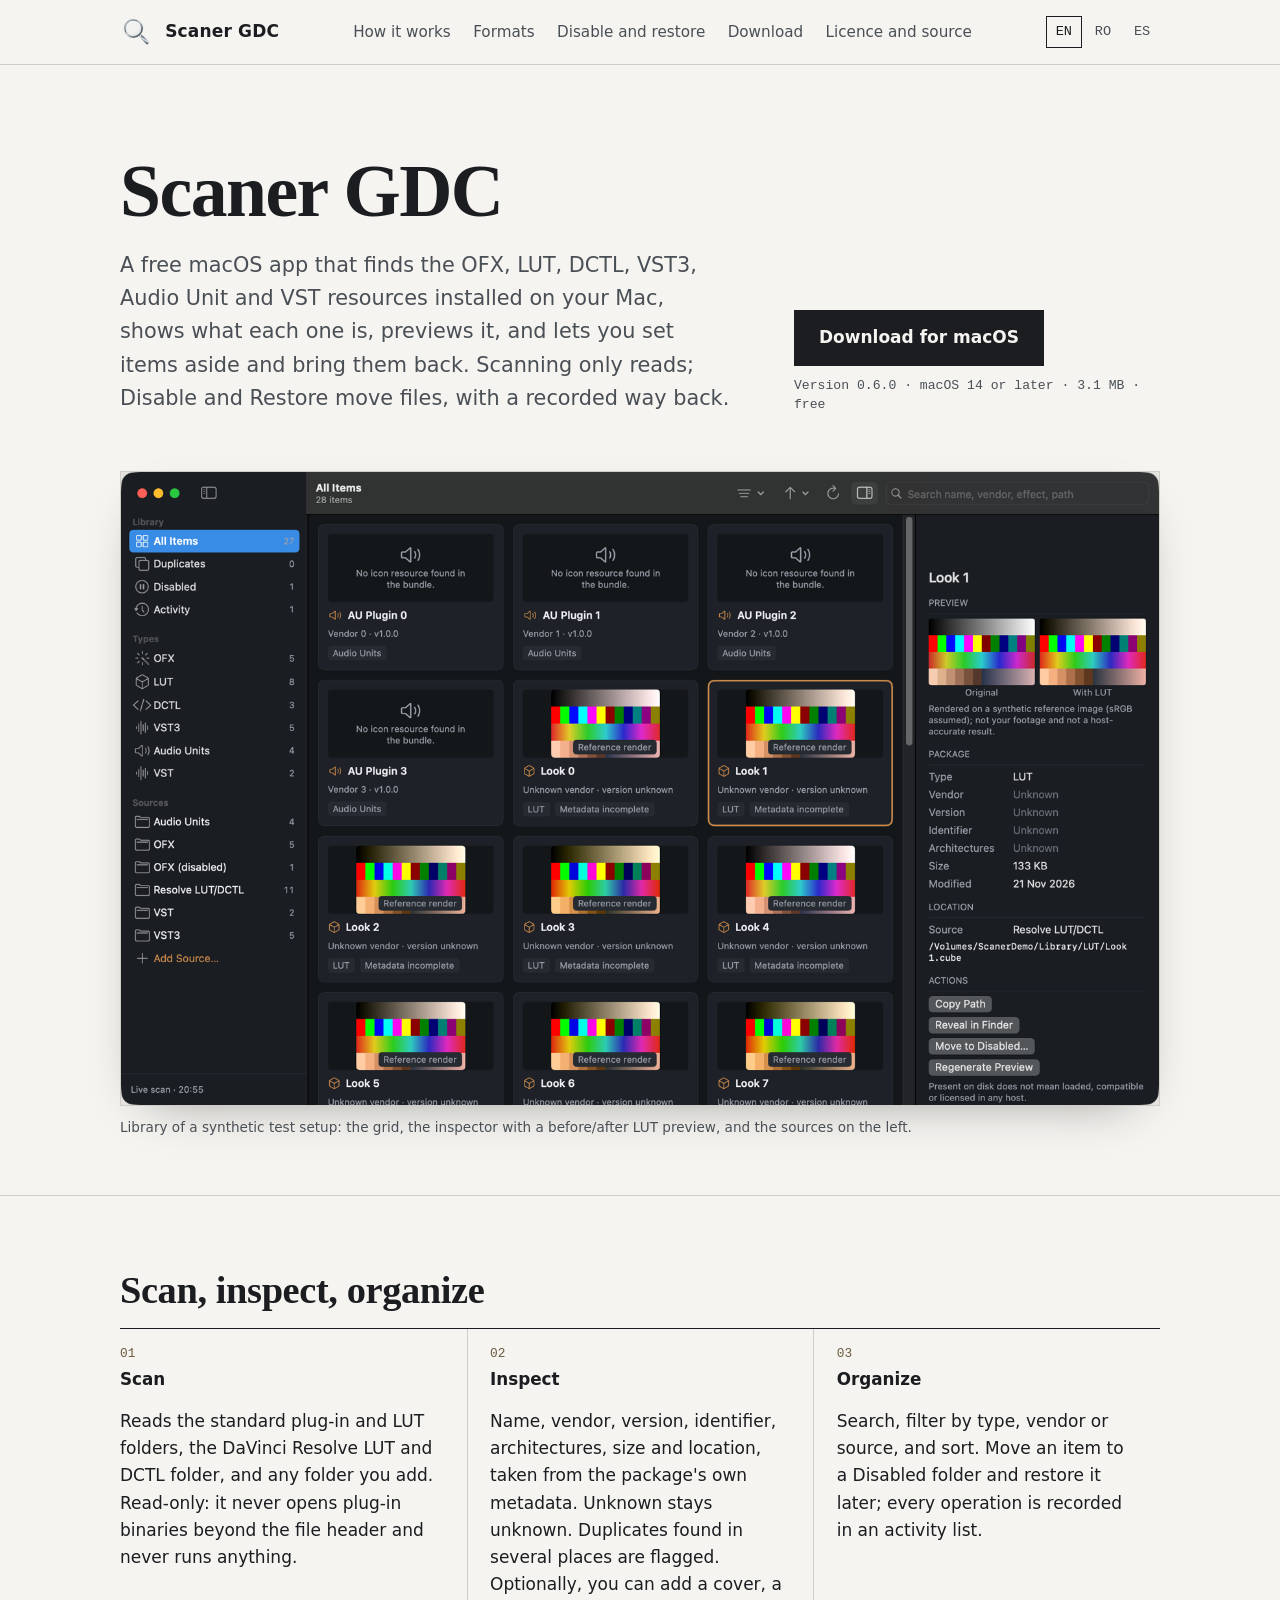
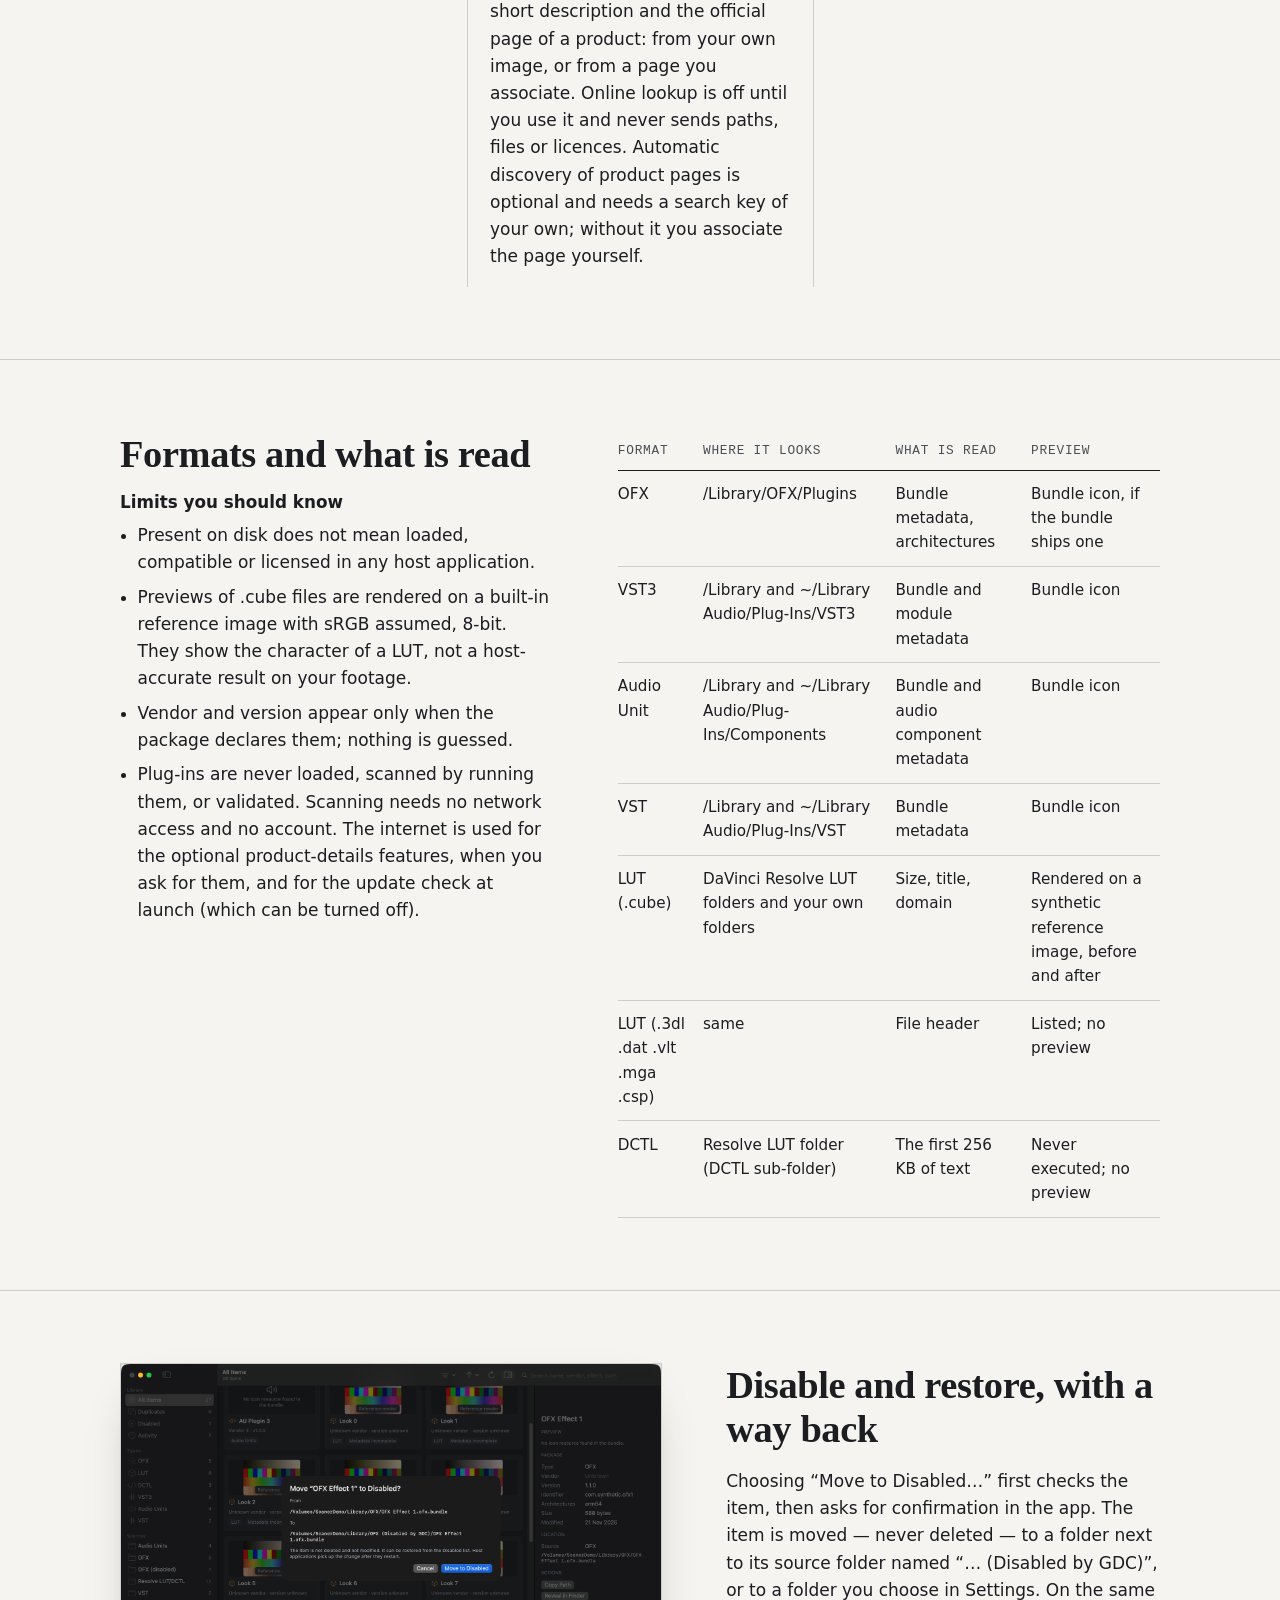
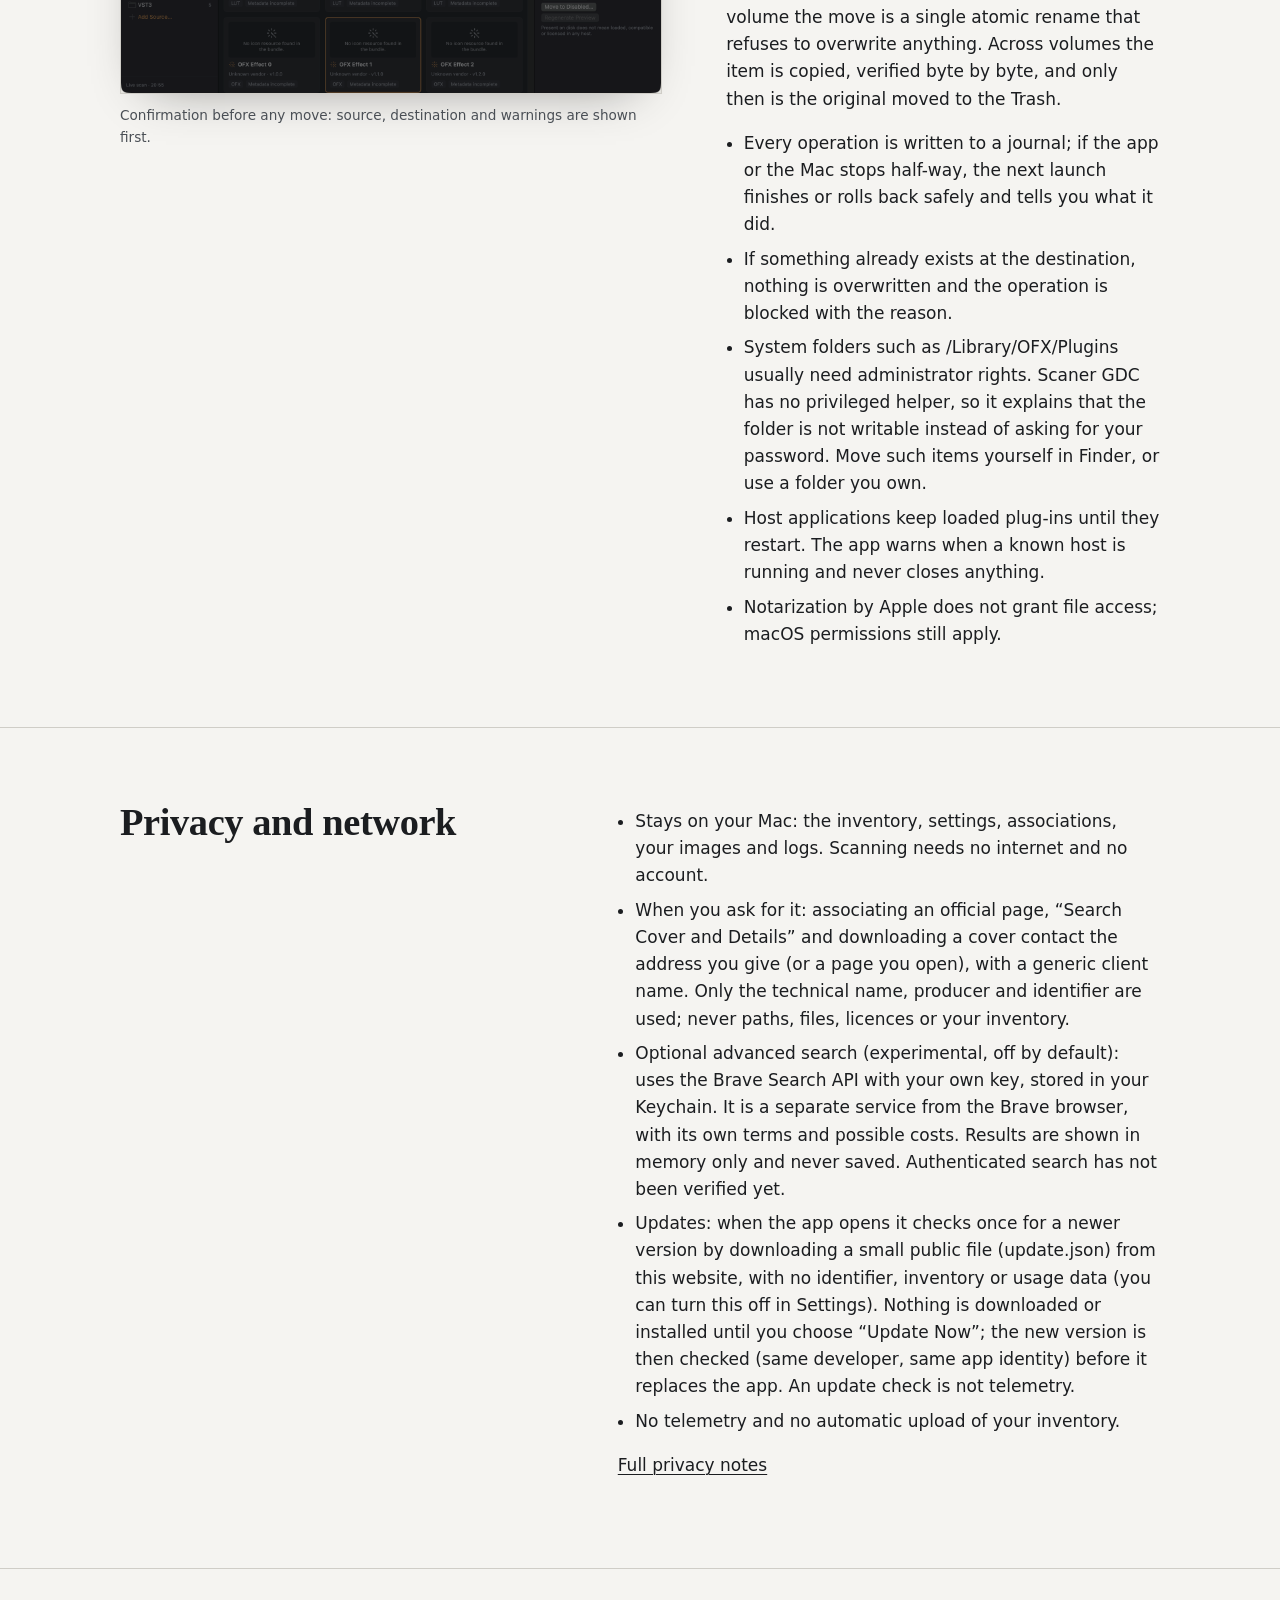
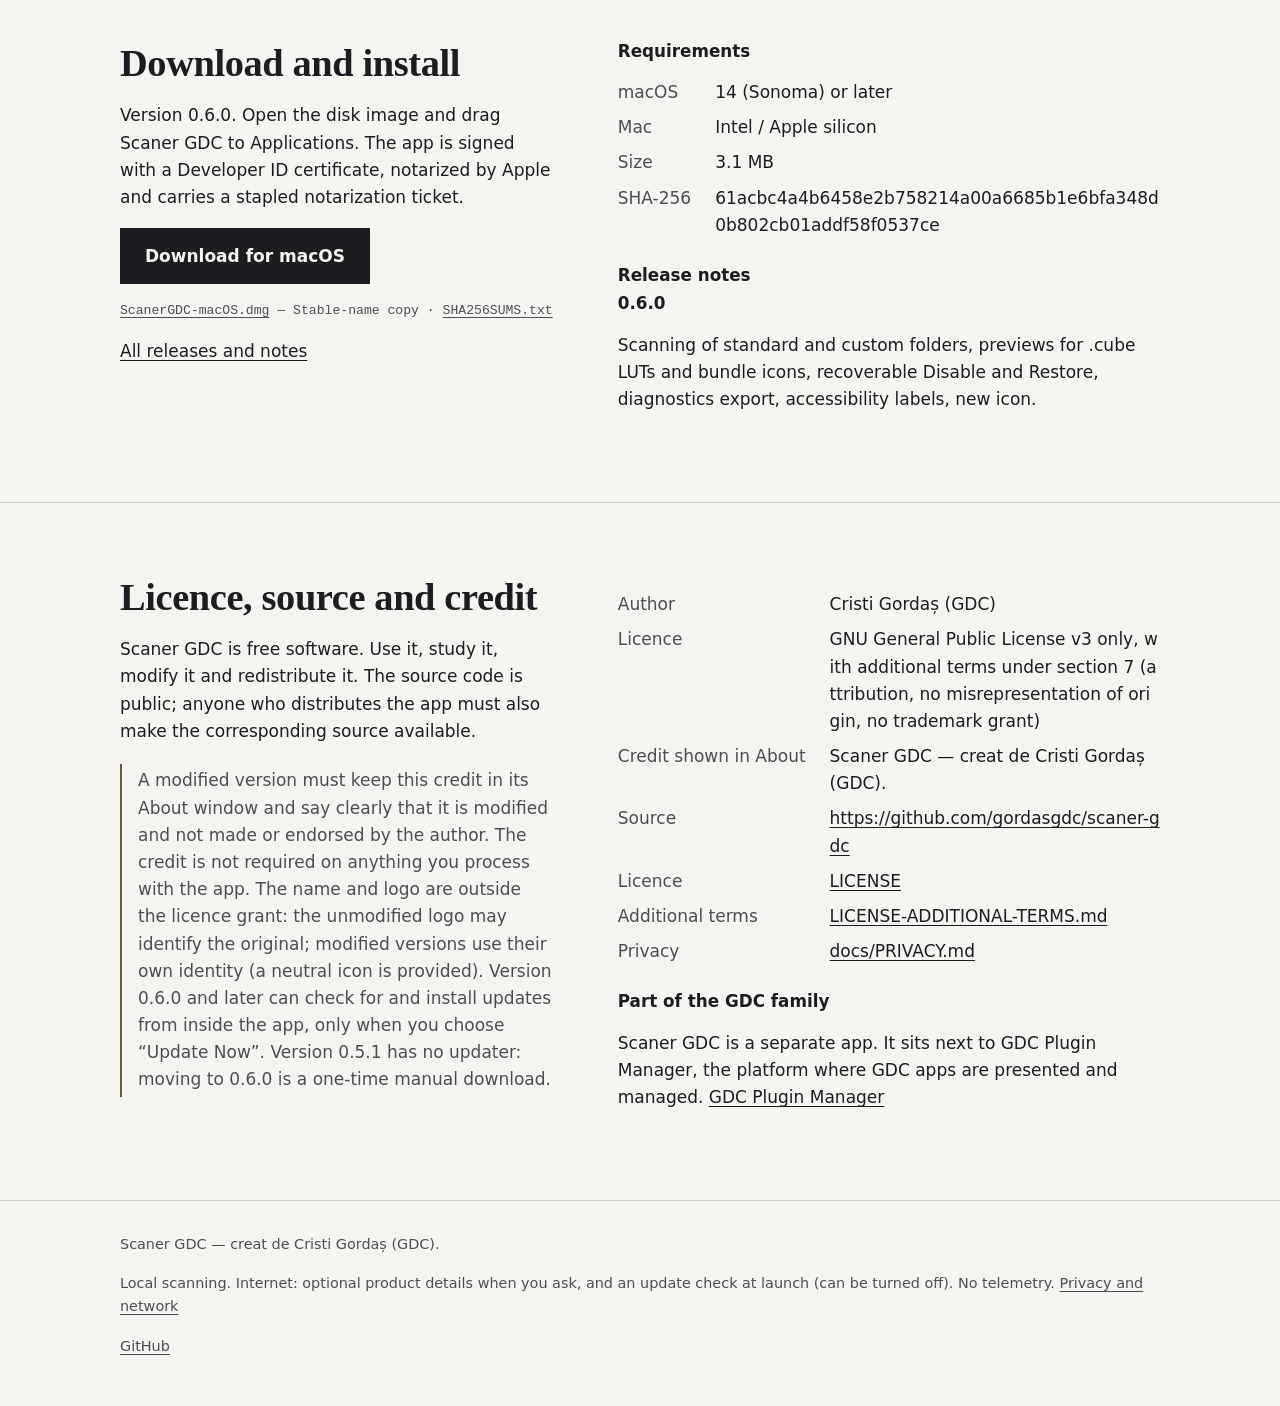
<file: site/index.html>
<!doctype html>
<html lang="en"><head><meta charset="utf-8"><meta name="viewport" content="width=device-width,initial-scale=1">
<title>Scaner GDC — inventory and preview of OFX, LUT, DCTL and audio plug-ins for macOS</title><meta name="description" content="Scaner GDC is a free macOS app that lists the OFX, LUT, DCTL, VST3, Audio Unit and VST resources installed on your Mac, previews them and lets you move items aside and restore them.">
<meta name="color-scheme" content="light dark"><link rel="canonical" href="https://gordasgdc.github.io/scaner-gdc/"><link rel="alternate" hreflang="en" href="https://gordasgdc.github.io/scaner-gdc/"><link rel="alternate" hreflang="ro" href="https://gordasgdc.github.io/scaner-gdc/ro/"><link rel="alternate" hreflang="es" href="https://gordasgdc.github.io/scaner-gdc/es/"><link rel="alternate" hreflang="x-default" href="https://gordasgdc.github.io/scaner-gdc/">
<meta property="og:title" content="Scaner GDC"><meta property="og:description" content="Scaner GDC is a free macOS app that lists the OFX, LUT, DCTL, VST3, Audio Unit and VST resources installed on your Mac, previews them and lets you move items aside and restore them."><meta property="og:type" content="website">
<link rel="icon" type="image/svg+xml" href="assets/logo.svg"><link rel="stylesheet" href="assets/style.css?v=0.6.0-2"></head>
<body><a class="skip" href="#main">Skip to content</a>
<header class="top"><div class="wrap"><a class="brand" href="./"><img src="assets/logo.svg" alt="" width="34" height="34"><span>Scaner GDC</span></a>
<nav class="main" aria-label="Main"><a href="#workflow">How it works</a><a href="#formats">Formats</a><a href="#manage">Disable and restore</a><a href="#download">Download</a><a href="#license">Licence and source</a></nav><nav class="lang" aria-label="Language"><a href="./" hreflang="en" lang="en" aria-current="page">EN</a><a href="ro/" hreflang="ro" lang="ro">RO</a><a href="es/" hreflang="es" lang="es">ES</a></nav></div></header>
<main id="main">
<div class="hero"><div class="wrap"><div class="cols"><div><h1>Scaner GDC</h1><p class="lead">A free macOS app that finds the OFX, LUT, DCTL, VST3, Audio Unit and VST resources installed on your Mac, shows what each one is, previews it, and lets you set items aside and bring them back. Scanning only reads; Disable and Restore move files, with a recorded way back.</p></div>
<div class="dl"><a class="btn" href="https://github.com/gordasgdc/scaner-gdc/releases/download/v0.6.0/ScanerGDC-macOS-0.6.0.dmg">Download for macOS</a><p class="meta">Version 0.6.0 · macOS 14 or later · 3.1 MB · free</p></div></div>
<figure class="shot hero-shot"><img src="assets/shots/main.png" width="1600" height="975" alt="Scaner GDC window with a grid of plug-ins and LUTs and an inspector showing an original and a LUT preview"><figcaption>Library of a synthetic test setup: the grid, the inspector with a before/after LUT preview, and the sources on the left.</figcaption></figure></div></div>
<section id="workflow"><div class="wrap"><h2>Scan, inspect, organize</h2><ol class="steps"><li><span class="n">01</span><h3>Scan</h3><p>Reads the standard plug-in and LUT folders, the DaVinci Resolve LUT and DCTL folder, and any folder you add. Read-only: it never opens plug-in binaries beyond the file header and never runs anything.</p></li><li><span class="n">02</span><h3>Inspect</h3><p>Name, vendor, version, identifier, architectures, size and location, taken from the package&#x27;s own metadata. Unknown stays unknown. Duplicates found in several places are flagged. Optionally, you can add a cover, a short description and the official page of a product: from your own image, or from a page you associate. Online lookup is off until you use it and never sends paths, files or licences. Automatic discovery of product pages is optional and needs a search key of your own; without it you associate the page yourself.</p></li><li><span class="n">03</span><h3>Organize</h3><p>Search, filter by type, vendor or source, and sort. Move an item to a Disabled folder and restore it later; every operation is recorded in an activity list.</p></li></ol></div></section>
<section id="formats"><div class="wrap split"><div><h2>Formats and what is read</h2><h3>Limits you should know</h3><ul class="plain"><li>Present on disk does not mean loaded, compatible or licensed in any host application.</li><li>Previews of .cube files are rendered on a built-in reference image with sRGB assumed, 8-bit. They show the character of a LUT, not a host-accurate result on your footage.</li><li>Vendor and version appear only when the package declares them; nothing is guessed.</li><li>Plug-ins are never loaded, scanned by running them, or validated. Scanning needs no network access and no account. The internet is used for the optional product-details features, when you ask for them, and for the update check at launch (which can be turned off).</li></ul></div>
<div class="tablewrap"><table><thead><tr><th scope="col">Format</th><th scope="col">Where it looks</th><th scope="col">What is read</th><th scope="col">Preview</th></tr></thead><tbody><tr><td>OFX</td><td>/Library/OFX/Plugins</td><td>Bundle metadata, architectures</td><td>Bundle icon, if the bundle ships one</td></tr><tr><td>VST3</td><td>/Library and ~/Library Audio/Plug-Ins/VST3</td><td>Bundle and module metadata</td><td>Bundle icon</td></tr><tr><td>Audio Unit</td><td>/Library and ~/Library Audio/Plug-Ins/Components</td><td>Bundle and audio component metadata</td><td>Bundle icon</td></tr><tr><td>VST</td><td>/Library and ~/Library Audio/Plug-Ins/VST</td><td>Bundle metadata</td><td>Bundle icon</td></tr><tr><td>LUT (.cube)</td><td>DaVinci Resolve LUT folders and your own folders</td><td>Size, title, domain</td><td>Rendered on a synthetic reference image, before and after</td></tr><tr><td>LUT (.3dl .dat .vlt .mga .csp)</td><td>same</td><td>File header</td><td>Listed; no preview</td></tr><tr><td>DCTL</td><td>Resolve LUT folder (DCTL sub-folder)</td><td>The first 256 KB of text</td><td>Never executed; no preview</td></tr></tbody></table></div></div></section>
<section id="manage"><div class="wrap split flip"><div><h2>Disable and restore, with a way back</h2><p>Choosing “Move to Disabled…” first checks the item, then asks for confirmation in the app. The item is moved — never deleted — to a folder next to its source folder named “… (Disabled by GDC)”, or to a folder you choose in Settings. On the same volume the move is a single atomic rename that refuses to overwrite anything. Across volumes the item is copied, verified byte by byte, and only then is the original moved to the Trash.</p><ul class="plain"><li>Every operation is written to a journal; if the app or the Mac stops half-way, the next launch finishes or rolls back safely and tells you what it did.</li><li>If something already exists at the destination, nothing is overwritten and the operation is blocked with the reason.</li><li>System folders such as /Library/OFX/Plugins usually need administrator rights. Scaner GDC has no privileged helper, so it explains that the folder is not writable instead of asking for your password. Move such items yourself in Finder, or use a folder you own.</li><li>Host applications keep loaded plug-ins until they restart. The app warns when a known host is running and never closes anything.</li><li>Notarization by Apple does not grant file access; macOS permissions still apply.</li></ul></div>
<figure class="shot"><img src="assets/shots/confirm.png" width="1600" height="975" alt="Confirmation dialog before moving an OFX effect to the Disabled folder" loading="lazy"><figcaption>Confirmation before any move: source, destination and warnings are shown first.</figcaption></figure></div></section>
<section id="privacy"><div class="wrap split"><div><h2>Privacy and network</h2></div><div><ul class="plain"><li>Stays on your Mac: the inventory, settings, associations, your images and logs. Scanning needs no internet and no account.</li><li>When you ask for it: associating an official page, “Search Cover and Details” and downloading a cover contact the address you give (or a page you open), with a generic client name. Only the technical name, producer and identifier are used; never paths, files, licences or your inventory.</li><li>Optional advanced search (experimental, off by default): uses the Brave Search API with your own key, stored in your Keychain. It is a separate service from the Brave browser, with its own terms and possible costs. Results are shown in memory only and never saved. Authenticated search has not been verified yet.</li><li>Updates: when the app opens it checks once for a newer version by downloading a small public file (update.json) from this website, with no identifier, inventory or usage data (you can turn this off in Settings). Nothing is downloaded or installed until you choose “Update Now”; the new version is then checked (same developer, same app identity) before it replaces the app. An update check is not telemetry.</li><li>No telemetry and no automatic upload of your inventory.</li></ul><p><a href="https://github.com/gordasgdc/scaner-gdc/blob/main/docs/PRIVACY.md">Full privacy notes</a></p></div></div></section>
<section id="download"><div class="wrap split"><div><h2>Download and install</h2><p>Version 0.6.0. Open the disk image and drag Scaner GDC to Applications. The app is signed with a Developer ID certificate, notarized by Apple and carries a stapled notarization ticket.</p><p><a class="btn" href="https://github.com/gordasgdc/scaner-gdc/releases/download/v0.6.0/ScanerGDC-macOS-0.6.0.dmg">Download for macOS</a></p><p class="meta"><a href="https://github.com/gordasgdc/scaner-gdc/releases/latest/download/ScanerGDC-macOS.dmg">ScanerGDC-macOS.dmg</a> — Stable-name copy · <a href="https://github.com/gordasgdc/scaner-gdc/releases/download/v0.6.0/SHA256SUMS.txt">SHA256SUMS.txt</a></p><p><a href="https://github.com/gordasgdc/scaner-gdc/releases">All releases and notes</a></p></div>
<div><h3>Requirements</h3><dl class="facts"><dt>macOS</dt><dd>14 (Sonoma) or later</dd><dt>Mac</dt><dd>Intel / Apple silicon</dd><dt>Size</dt><dd>3.1 MB</dd><dt>SHA-256</dt><dd>61acbc4a4b6458e2b758214a00a6685b1e6bfa348d0b802cb01addf58f0537ce</dd></dl><h3 style="margin-top:1.6rem">Release notes</h3><h3>0.6.0</h3><p>Scanning of standard and custom folders, previews for .cube LUTs and bundle icons, recoverable Disable and Restore, diagnostics export, accessibility labels, new icon.</p></div></div></section>
<section id="license"><div class="wrap split"><div><h2>Licence, source and credit</h2><p>Scaner GDC is free software. Use it, study it, modify it and redistribute it. The source code is public; anyone who distributes the app must also make the corresponding source available.</p><p class="note">A modified version must keep this credit in its About window and say clearly that it is modified and not made or endorsed by the author. The credit is not required on anything you process with the app. The name and logo are outside the licence grant: the unmodified logo may identify the original; modified versions use their own identity (a neutral icon is provided). Version 0.6.0 and later can check for and install updates from inside the app, only when you choose “Update Now”. Version 0.5.1 has no updater: moving to 0.6.0 is a one-time manual download.</p></div>
<div><dl class="facts"><dt>Author</dt><dd>Cristi Gordaș (GDC)</dd><dt>Licence</dt><dd>GNU General Public License v3 only, with additional terms under section 7 (attribution, no misrepresentation of origin, no trademark grant)</dd><dt>Credit shown in About</dt><dd>Scaner GDC — creat de Cristi Gordaș (GDC).</dd><dt>Source</dt><dd><a href="https://github.com/gordasgdc/scaner-gdc">https://github.com/gordasgdc/scaner-gdc</a></dd><dt>Licence</dt><dd><a href="https://github.com/gordasgdc/scaner-gdc/blob/main/LICENSE">LICENSE</a></dd><dt>Additional terms</dt><dd><a href="https://github.com/gordasgdc/scaner-gdc/blob/main/LICENSE-ADDITIONAL-TERMS.md">LICENSE-ADDITIONAL-TERMS.md</a></dd><dt>Privacy</dt><dd><a href="https://github.com/gordasgdc/scaner-gdc/blob/main/docs/PRIVACY.md">docs/PRIVACY.md</a></dd></dl><h3 style="margin-top:1.6rem">Part of the GDC family</h3><p>Scaner GDC is a separate app. It sits next to GDC Plugin Manager, the platform where GDC apps are presented and managed. <a href="https://gordas.dev/">GDC Plugin Manager</a></p></div></div></section>
</main>
<footer><div class="wrap"><span>Scaner GDC — creat de Cristi Gordaș (GDC).</span><span>Local scanning. Internet: optional product details when you ask, and an update check at launch (can be turned off). No telemetry. <a href="https://github.com/gordasgdc/scaner-gdc/blob/main/docs/PRIVACY.md">Privacy and network</a></span><span><a href="https://github.com/gordasgdc/scaner-gdc">GitHub</a></span></div></footer></body></html>
</file>
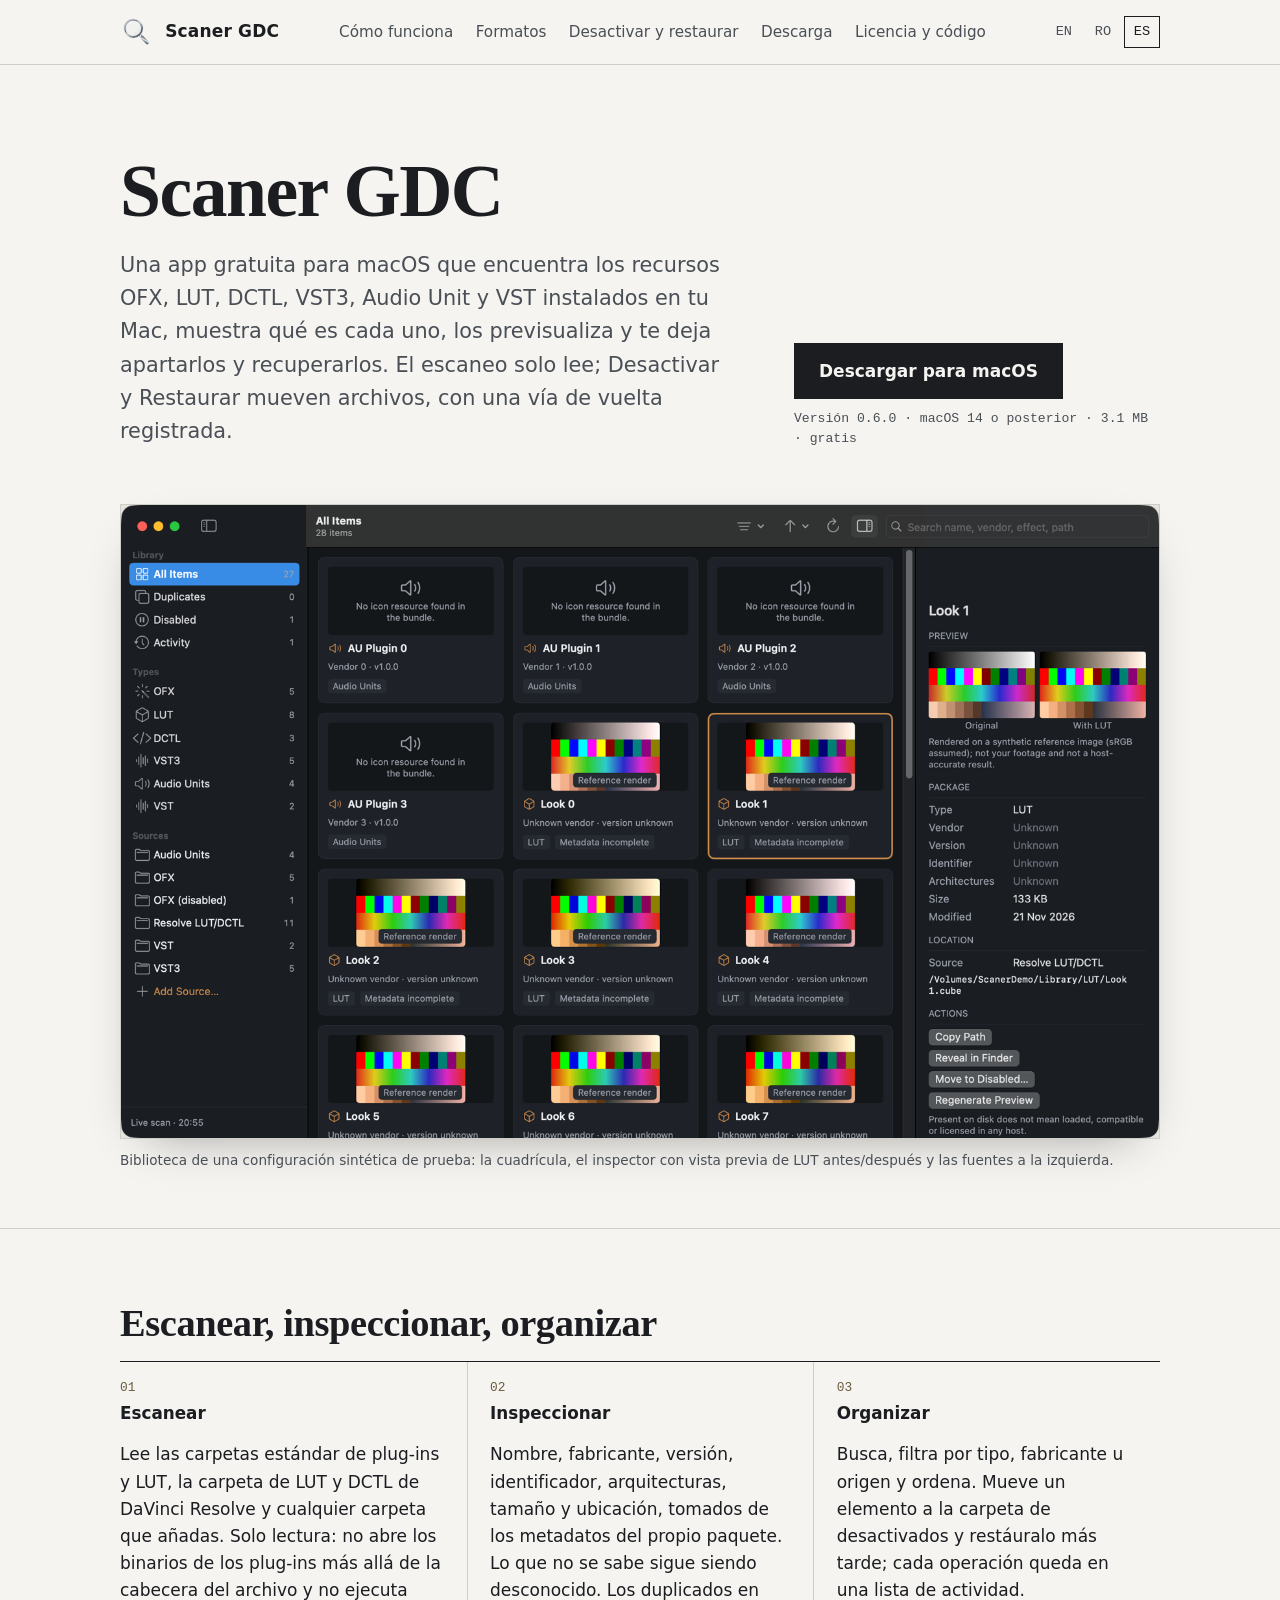
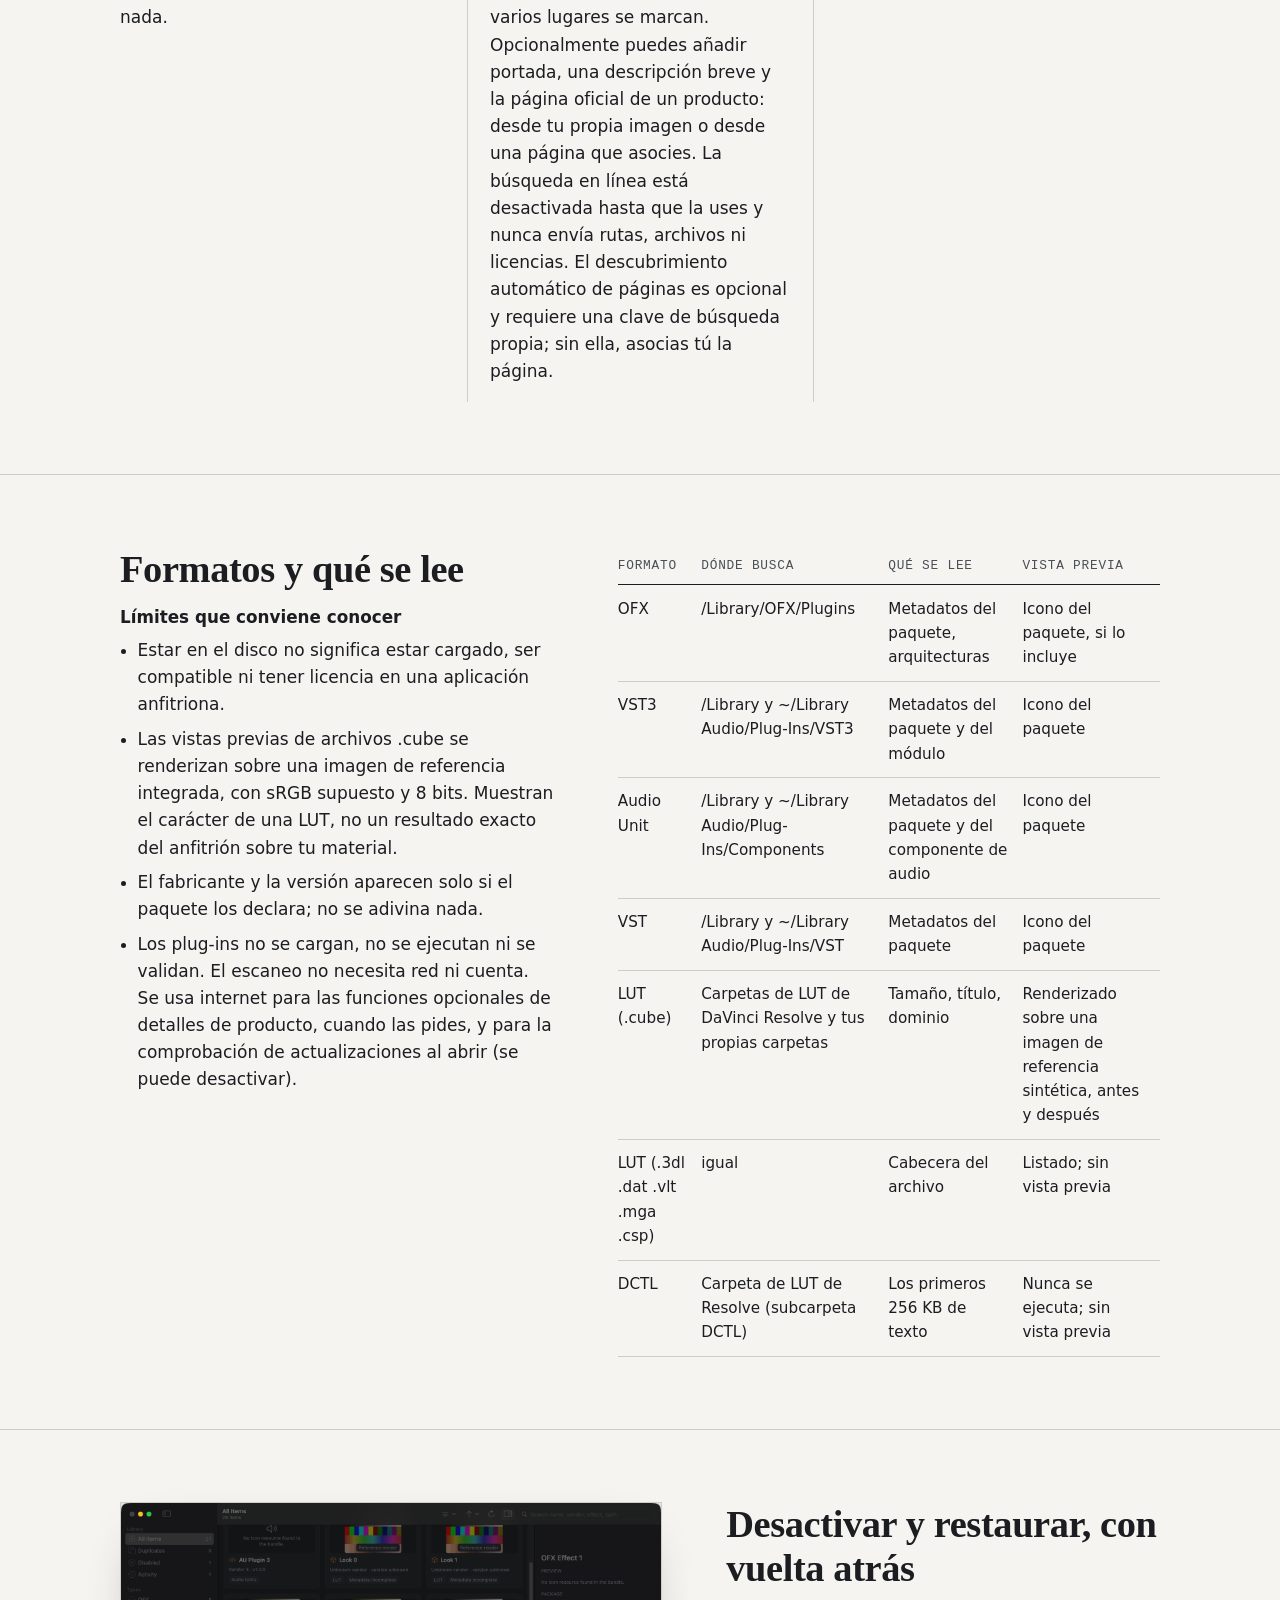
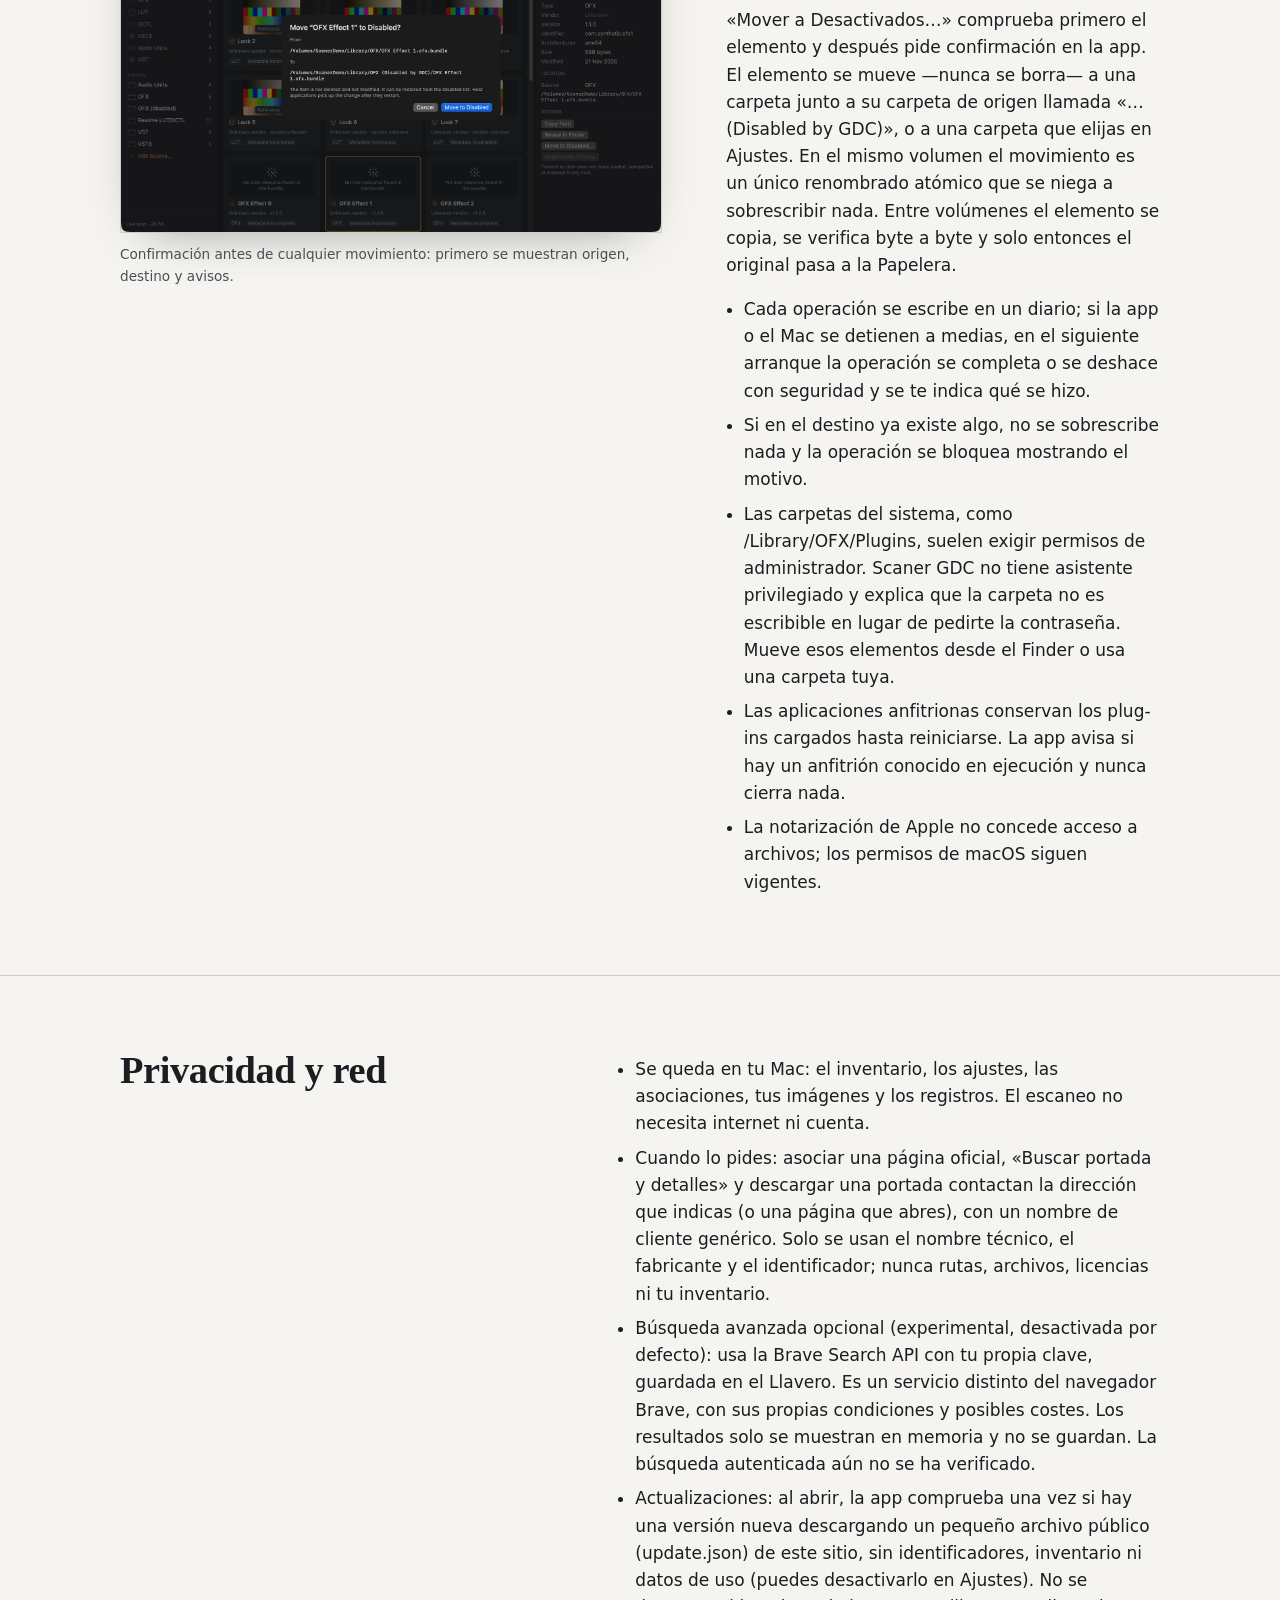
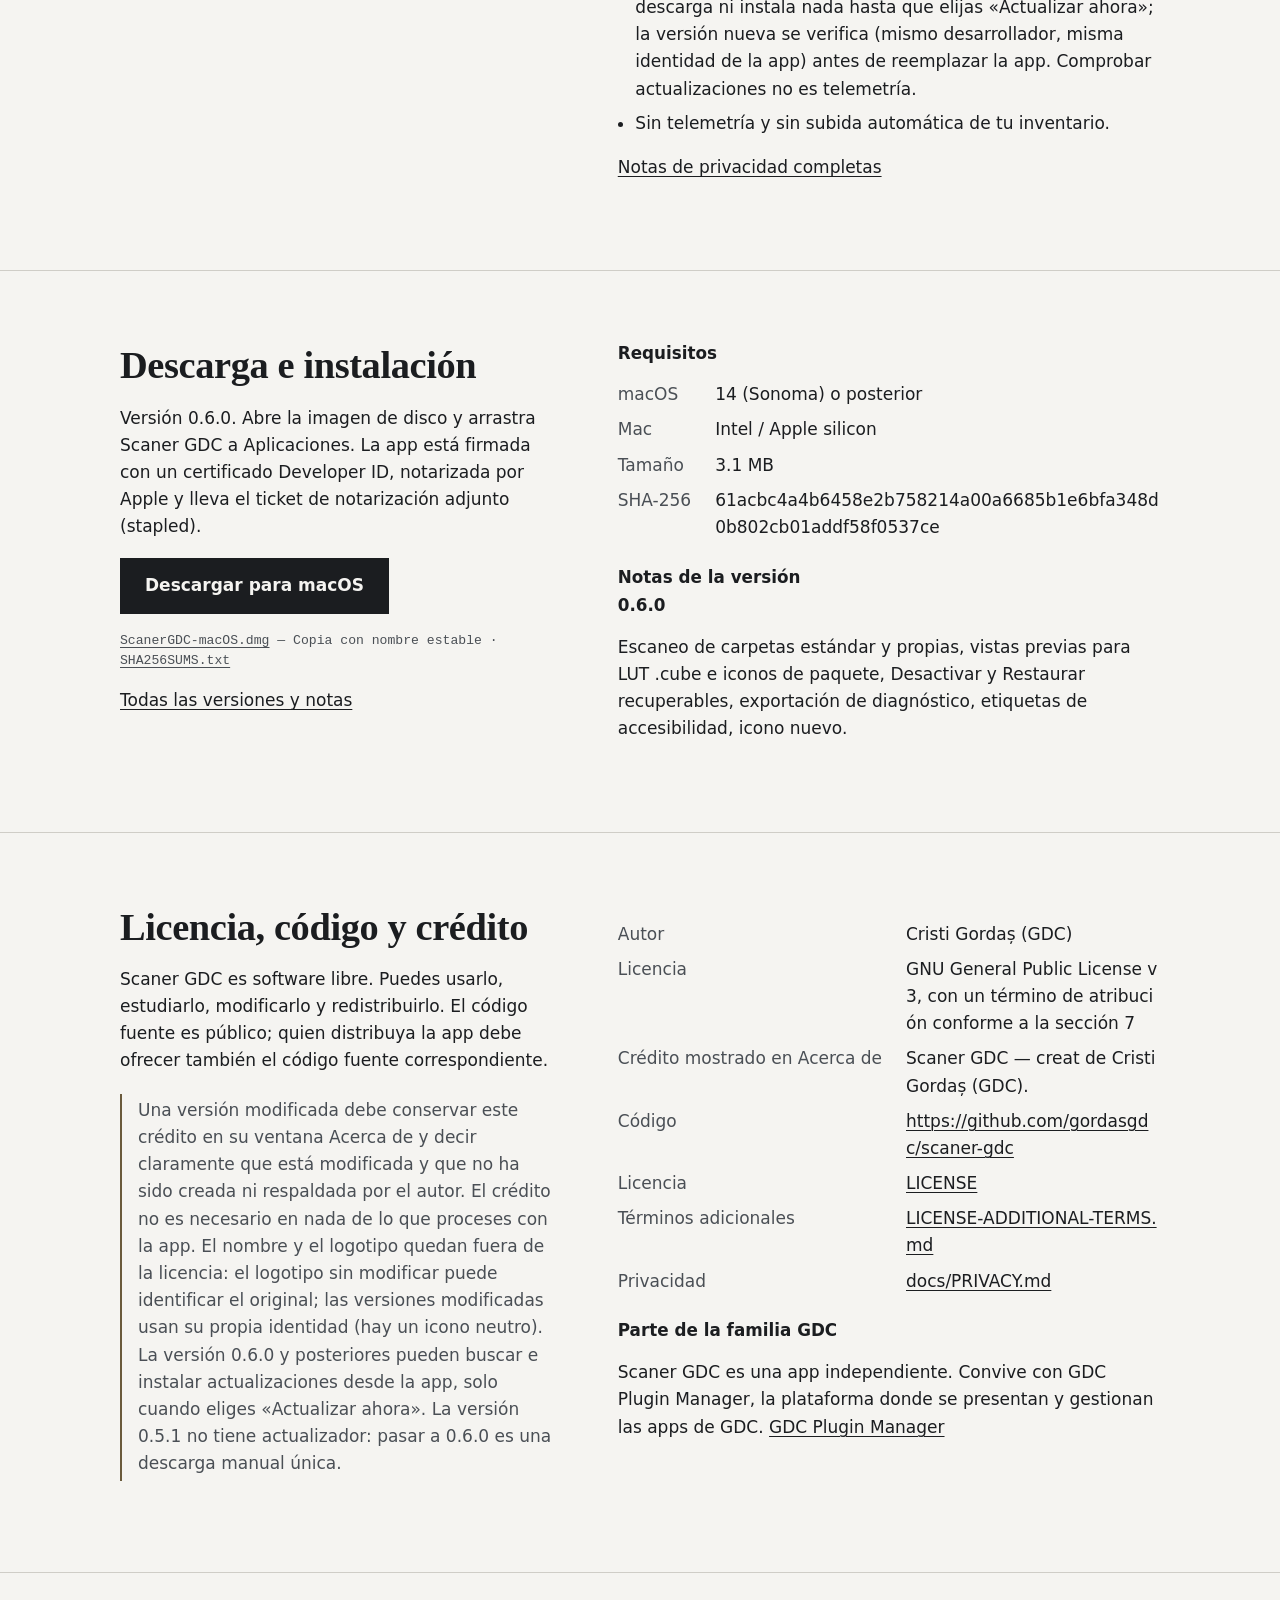
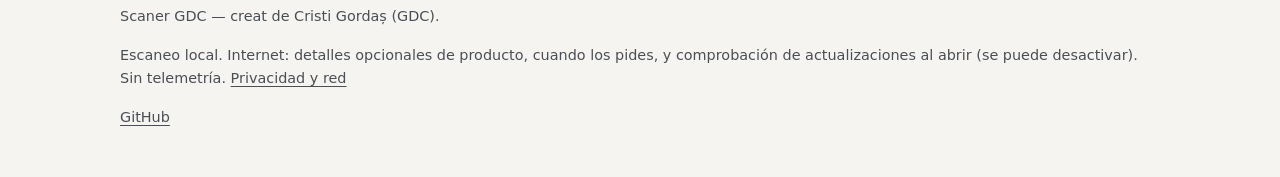
<file: site/es/index.html>
<!doctype html>
<html lang="es"><head><meta charset="utf-8"><meta name="viewport" content="width=device-width,initial-scale=1">
<title>Scaner GDC — inventario y vista previa de plug-ins OFX, LUT, DCTL y de audio para macOS</title><meta name="description" content="Scaner GDC es una app gratuita para macOS que lista los recursos OFX, LUT, DCTL, VST3, Audio Unit y VST instalados en tu Mac, los previsualiza y permite apartarlos y restaurarlos.">
<meta name="color-scheme" content="light dark"><link rel="canonical" href="https://gordasgdc.github.io/scaner-gdc/es/"><link rel="alternate" hreflang="en" href="https://gordasgdc.github.io/scaner-gdc/"><link rel="alternate" hreflang="ro" href="https://gordasgdc.github.io/scaner-gdc/ro/"><link rel="alternate" hreflang="es" href="https://gordasgdc.github.io/scaner-gdc/es/"><link rel="alternate" hreflang="x-default" href="https://gordasgdc.github.io/scaner-gdc/">
<meta property="og:title" content="Scaner GDC"><meta property="og:description" content="Scaner GDC es una app gratuita para macOS que lista los recursos OFX, LUT, DCTL, VST3, Audio Unit y VST instalados en tu Mac, los previsualiza y permite apartarlos y restaurarlos."><meta property="og:type" content="website">
<link rel="icon" type="image/svg+xml" href="../assets/logo.svg"><link rel="stylesheet" href="../assets/style.css?v=0.6.0-2"></head>
<body><a class="skip" href="#main">Saltar al contenido</a>
<header class="top"><div class="wrap"><a class="brand" href="../"><img src="../assets/logo.svg" alt="" width="34" height="34"><span>Scaner GDC</span></a>
<nav class="main" aria-label="Main"><a href="#workflow">Cómo funciona</a><a href="#formats">Formatos</a><a href="#manage">Desactivar y restaurar</a><a href="#download">Descarga</a><a href="#license">Licencia y código</a></nav><nav class="lang" aria-label="Language"><a href="../" hreflang="en" lang="en">EN</a><a href="../ro/" hreflang="ro" lang="ro">RO</a><a href="../es/" hreflang="es" lang="es" aria-current="page">ES</a></nav></div></header>
<main id="main">
<div class="hero"><div class="wrap"><div class="cols"><div><h1>Scaner GDC</h1><p class="lead">Una app gratuita para macOS que encuentra los recursos OFX, LUT, DCTL, VST3, Audio Unit y VST instalados en tu Mac, muestra qué es cada uno, los previsualiza y te deja apartarlos y recuperarlos. El escaneo solo lee; Desactivar y Restaurar mueven archivos, con una vía de vuelta registrada.</p></div>
<div class="dl"><a class="btn" href="https://github.com/gordasgdc/scaner-gdc/releases/download/v0.6.0/ScanerGDC-macOS-0.6.0.dmg">Descargar para macOS</a><p class="meta">Versión 0.6.0 · macOS 14 o posterior · 3.1 MB · gratis</p></div></div>
<figure class="shot hero-shot"><img src="../assets/shots/main.png" width="1600" height="975" alt="Ventana de Scaner GDC con una cuadrícula de plug-ins y LUT y un inspector con vista previa original y con LUT"><figcaption>Biblioteca de una configuración sintética de prueba: la cuadrícula, el inspector con vista previa de LUT antes/después y las fuentes a la izquierda.</figcaption></figure></div></div>
<section id="workflow"><div class="wrap"><h2>Escanear, inspeccionar, organizar</h2><ol class="steps"><li><span class="n">01</span><h3>Escanear</h3><p>Lee las carpetas estándar de plug-ins y LUT, la carpeta de LUT y DCTL de DaVinci Resolve y cualquier carpeta que añadas. Solo lectura: no abre los binarios de los plug-ins más allá de la cabecera del archivo y no ejecuta nada.</p></li><li><span class="n">02</span><h3>Inspeccionar</h3><p>Nombre, fabricante, versión, identificador, arquitecturas, tamaño y ubicación, tomados de los metadatos del propio paquete. Lo que no se sabe sigue siendo desconocido. Los duplicados en varios lugares se marcan. Opcionalmente puedes añadir portada, una descripción breve y la página oficial de un producto: desde tu propia imagen o desde una página que asocies. La búsqueda en línea está desactivada hasta que la uses y nunca envía rutas, archivos ni licencias. El descubrimiento automático de páginas es opcional y requiere una clave de búsqueda propia; sin ella, asocias tú la página.</p></li><li><span class="n">03</span><h3>Organizar</h3><p>Busca, filtra por tipo, fabricante u origen y ordena. Mueve un elemento a la carpeta de desactivados y restáuralo más tarde; cada operación queda en una lista de actividad.</p></li></ol></div></section>
<section id="formats"><div class="wrap split"><div><h2>Formatos y qué se lee</h2><h3>Límites que conviene conocer</h3><ul class="plain"><li>Estar en el disco no significa estar cargado, ser compatible ni tener licencia en una aplicación anfitriona.</li><li>Las vistas previas de archivos .cube se renderizan sobre una imagen de referencia integrada, con sRGB supuesto y 8 bits. Muestran el carácter de una LUT, no un resultado exacto del anfitrión sobre tu material.</li><li>El fabricante y la versión aparecen solo si el paquete los declara; no se adivina nada.</li><li>Los plug-ins no se cargan, no se ejecutan ni se validan. El escaneo no necesita red ni cuenta. Se usa internet para las funciones opcionales de detalles de producto, cuando las pides, y para la comprobación de actualizaciones al abrir (se puede desactivar).</li></ul></div>
<div class="tablewrap"><table><thead><tr><th scope="col">Formato</th><th scope="col">Dónde busca</th><th scope="col">Qué se lee</th><th scope="col">Vista previa</th></tr></thead><tbody><tr><td>OFX</td><td>/Library/OFX/Plugins</td><td>Metadatos del paquete, arquitecturas</td><td>Icono del paquete, si lo incluye</td></tr><tr><td>VST3</td><td>/Library y ~/Library Audio/Plug-Ins/VST3</td><td>Metadatos del paquete y del módulo</td><td>Icono del paquete</td></tr><tr><td>Audio Unit</td><td>/Library y ~/Library Audio/Plug-Ins/Components</td><td>Metadatos del paquete y del componente de audio</td><td>Icono del paquete</td></tr><tr><td>VST</td><td>/Library y ~/Library Audio/Plug-Ins/VST</td><td>Metadatos del paquete</td><td>Icono del paquete</td></tr><tr><td>LUT (.cube)</td><td>Carpetas de LUT de DaVinci Resolve y tus propias carpetas</td><td>Tamaño, título, dominio</td><td>Renderizado sobre una imagen de referencia sintética, antes y después</td></tr><tr><td>LUT (.3dl .dat .vlt .mga .csp)</td><td>igual</td><td>Cabecera del archivo</td><td>Listado; sin vista previa</td></tr><tr><td>DCTL</td><td>Carpeta de LUT de Resolve (subcarpeta DCTL)</td><td>Los primeros 256 KB de texto</td><td>Nunca se ejecuta; sin vista previa</td></tr></tbody></table></div></div></section>
<section id="manage"><div class="wrap split flip"><div><h2>Desactivar y restaurar, con vuelta atrás</h2><p>«Mover a Desactivados…» comprueba primero el elemento y después pide confirmación en la app. El elemento se mueve —nunca se borra— a una carpeta junto a su carpeta de origen llamada «… (Disabled by GDC)», o a una carpeta que elijas en Ajustes. En el mismo volumen el movimiento es un único renombrado atómico que se niega a sobrescribir nada. Entre volúmenes el elemento se copia, se verifica byte a byte y solo entonces el original pasa a la Papelera.</p><ul class="plain"><li>Cada operación se escribe en un diario; si la app o el Mac se detienen a medias, en el siguiente arranque la operación se completa o se deshace con seguridad y se te indica qué se hizo.</li><li>Si en el destino ya existe algo, no se sobrescribe nada y la operación se bloquea mostrando el motivo.</li><li>Las carpetas del sistema, como /Library/OFX/Plugins, suelen exigir permisos de administrador. Scaner GDC no tiene asistente privilegiado y explica que la carpeta no es escribible en lugar de pedirte la contraseña. Mueve esos elementos desde el Finder o usa una carpeta tuya.</li><li>Las aplicaciones anfitrionas conservan los plug-ins cargados hasta reiniciarse. La app avisa si hay un anfitrión conocido en ejecución y nunca cierra nada.</li><li>La notarización de Apple no concede acceso a archivos; los permisos de macOS siguen vigentes.</li></ul></div>
<figure class="shot"><img src="../assets/shots/confirm.png" width="1600" height="975" alt="Diálogo de confirmación antes de mover un efecto OFX a la carpeta de desactivados" loading="lazy"><figcaption>Confirmación antes de cualquier movimiento: primero se muestran origen, destino y avisos.</figcaption></figure></div></section>
<section id="privacy"><div class="wrap split"><div><h2>Privacidad y red</h2></div><div><ul class="plain"><li>Se queda en tu Mac: el inventario, los ajustes, las asociaciones, tus imágenes y los registros. El escaneo no necesita internet ni cuenta.</li><li>Cuando lo pides: asociar una página oficial, «Buscar portada y detalles» y descargar una portada contactan la dirección que indicas (o una página que abres), con un nombre de cliente genérico. Solo se usan el nombre técnico, el fabricante y el identificador; nunca rutas, archivos, licencias ni tu inventario.</li><li>Búsqueda avanzada opcional (experimental, desactivada por defecto): usa la Brave Search API con tu propia clave, guardada en el Llavero. Es un servicio distinto del navegador Brave, con sus propias condiciones y posibles costes. Los resultados solo se muestran en memoria y no se guardan. La búsqueda autenticada aún no se ha verificado.</li><li>Actualizaciones: al abrir, la app comprueba una vez si hay una versión nueva descargando un pequeño archivo público (update.json) de este sitio, sin identificadores, inventario ni datos de uso (puedes desactivarlo en Ajustes). No se descarga ni instala nada hasta que elijas «Actualizar ahora»; la versión nueva se verifica (mismo desarrollador, misma identidad de la app) antes de reemplazar la app. Comprobar actualizaciones no es telemetría.</li><li>Sin telemetría y sin subida automática de tu inventario.</li></ul><p><a href="https://github.com/gordasgdc/scaner-gdc/blob/main/docs/PRIVACY.md">Notas de privacidad completas</a></p></div></div></section>
<section id="download"><div class="wrap split"><div><h2>Descarga e instalación</h2><p>Versión 0.6.0. Abre la imagen de disco y arrastra Scaner GDC a Aplicaciones. La app está firmada con un certificado Developer ID, notarizada por Apple y lleva el ticket de notarización adjunto (stapled).</p><p><a class="btn" href="https://github.com/gordasgdc/scaner-gdc/releases/download/v0.6.0/ScanerGDC-macOS-0.6.0.dmg">Descargar para macOS</a></p><p class="meta"><a href="https://github.com/gordasgdc/scaner-gdc/releases/latest/download/ScanerGDC-macOS.dmg">ScanerGDC-macOS.dmg</a> — Copia con nombre estable · <a href="https://github.com/gordasgdc/scaner-gdc/releases/download/v0.6.0/SHA256SUMS.txt">SHA256SUMS.txt</a></p><p><a href="https://github.com/gordasgdc/scaner-gdc/releases">Todas las versiones y notas</a></p></div>
<div><h3>Requisitos</h3><dl class="facts"><dt>macOS</dt><dd>14 (Sonoma) o posterior</dd><dt>Mac</dt><dd>Intel / Apple silicon</dd><dt>Tamaño</dt><dd>3.1 MB</dd><dt>SHA-256</dt><dd>61acbc4a4b6458e2b758214a00a6685b1e6bfa348d0b802cb01addf58f0537ce</dd></dl><h3 style="margin-top:1.6rem">Notas de la versión</h3><h3>0.6.0</h3><p>Escaneo de carpetas estándar y propias, vistas previas para LUT .cube e iconos de paquete, Desactivar y Restaurar recuperables, exportación de diagnóstico, etiquetas de accesibilidad, icono nuevo.</p></div></div></section>
<section id="license"><div class="wrap split"><div><h2>Licencia, código y crédito</h2><p>Scaner GDC es software libre. Puedes usarlo, estudiarlo, modificarlo y redistribuirlo. El código fuente es público; quien distribuya la app debe ofrecer también el código fuente correspondiente.</p><p class="note">Una versión modificada debe conservar este crédito en su ventana Acerca de y decir claramente que está modificada y que no ha sido creada ni respaldada por el autor. El crédito no es necesario en nada de lo que proceses con la app. El nombre y el logotipo quedan fuera de la licencia: el logotipo sin modificar puede identificar el original; las versiones modificadas usan su propia identidad (hay un icono neutro). La versión 0.6.0 y posteriores pueden buscar e instalar actualizaciones desde la app, solo cuando eliges «Actualizar ahora». La versión 0.5.1 no tiene actualizador: pasar a 0.6.0 es una descarga manual única.</p></div>
<div><dl class="facts"><dt>Autor</dt><dd>Cristi Gordaș (GDC)</dd><dt>Licencia</dt><dd>GNU General Public License v3, con un término de atribución conforme a la sección 7</dd><dt>Crédito mostrado en Acerca de</dt><dd>Scaner GDC — creat de Cristi Gordaș (GDC).</dd><dt>Código</dt><dd><a href="https://github.com/gordasgdc/scaner-gdc">https://github.com/gordasgdc/scaner-gdc</a></dd><dt>Licencia</dt><dd><a href="https://github.com/gordasgdc/scaner-gdc/blob/main/LICENSE">LICENSE</a></dd><dt>Términos adicionales</dt><dd><a href="https://github.com/gordasgdc/scaner-gdc/blob/main/LICENSE-ADDITIONAL-TERMS.md">LICENSE-ADDITIONAL-TERMS.md</a></dd><dt>Privacidad</dt><dd><a href="https://github.com/gordasgdc/scaner-gdc/blob/main/docs/PRIVACY.md">docs/PRIVACY.md</a></dd></dl><h3 style="margin-top:1.6rem">Parte de la familia GDC</h3><p>Scaner GDC es una app independiente. Convive con GDC Plugin Manager, la plataforma donde se presentan y gestionan las apps de GDC. <a href="https://gordas.dev/">GDC Plugin Manager</a></p></div></div></section>
</main>
<footer><div class="wrap"><span>Scaner GDC — creat de Cristi Gordaș (GDC).</span><span>Escaneo local. Internet: detalles opcionales de producto, cuando los pides, y comprobación de actualizaciones al abrir (se puede desactivar). Sin telemetría. <a href="https://github.com/gordasgdc/scaner-gdc/blob/main/docs/PRIVACY.md">Privacidad y red</a></span><span><a href="https://github.com/gordasgdc/scaner-gdc">GitHub</a></span></div></footer></body></html>
</file>
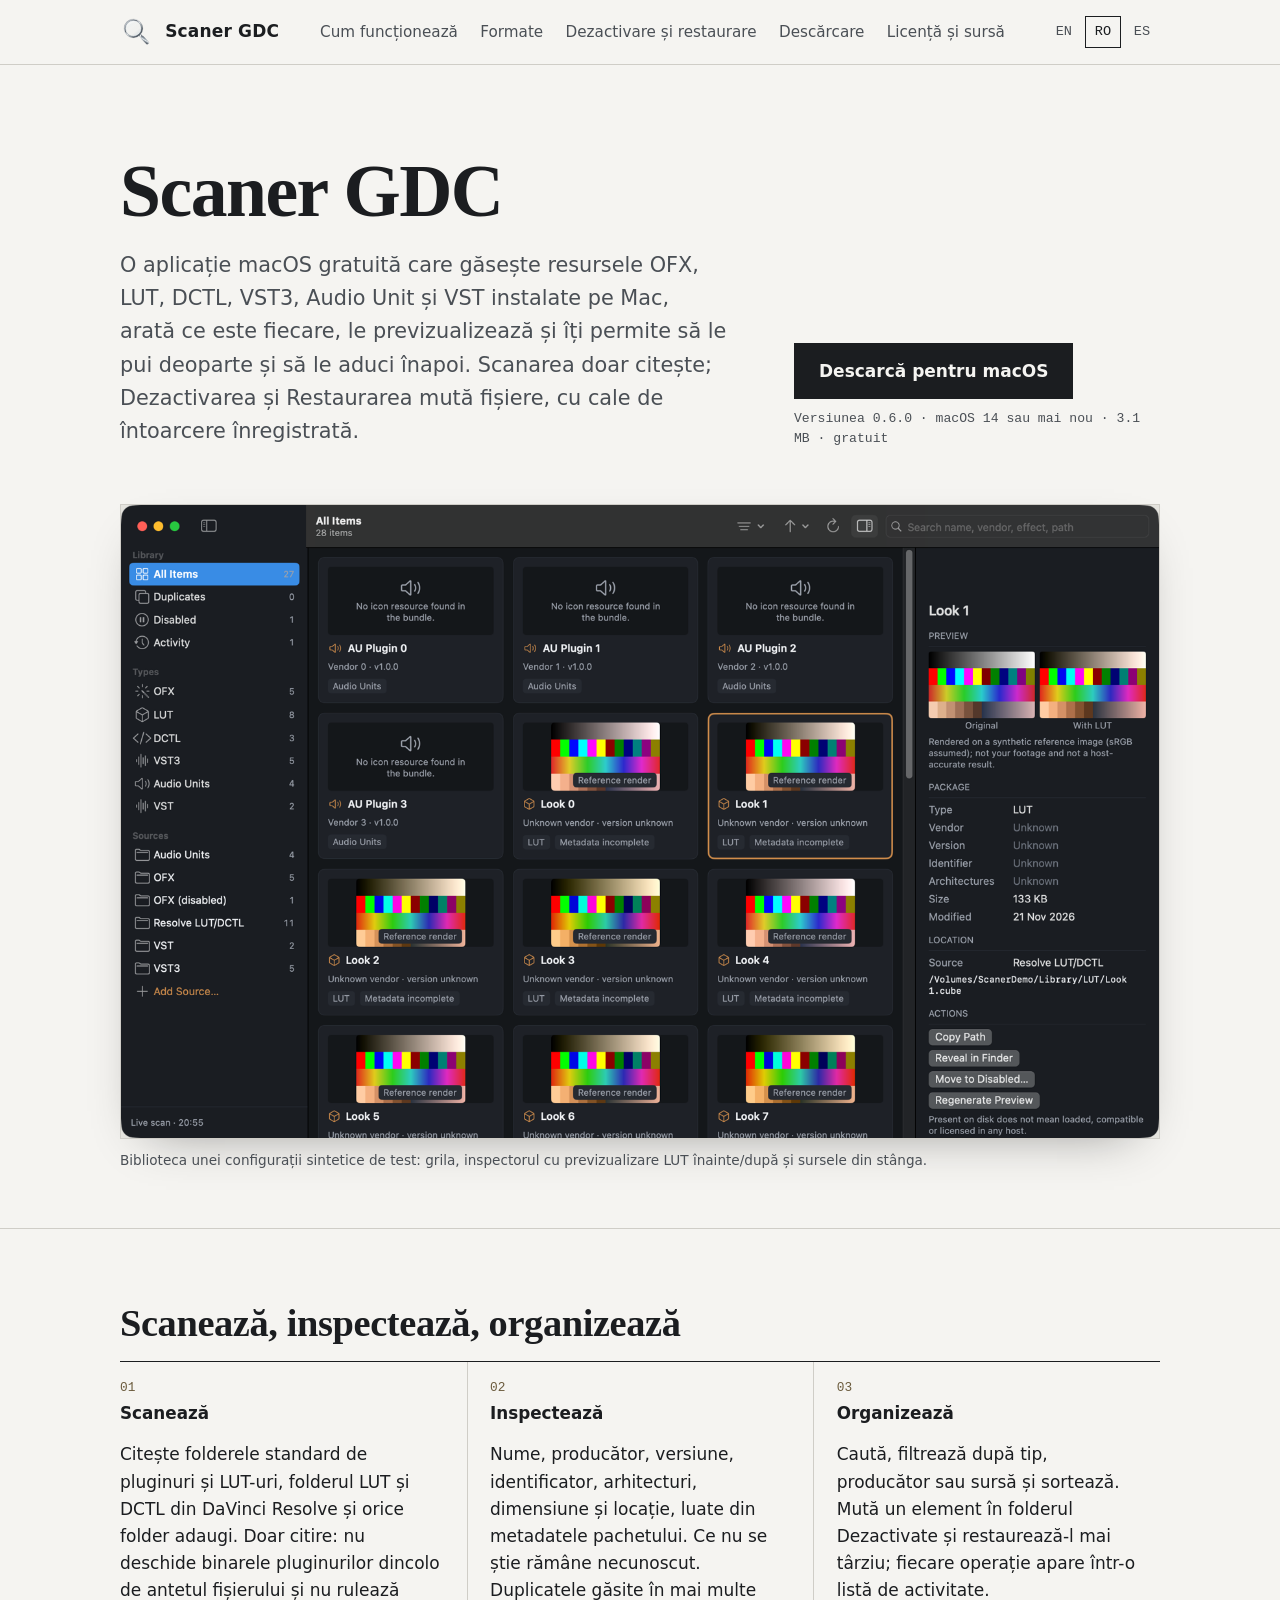
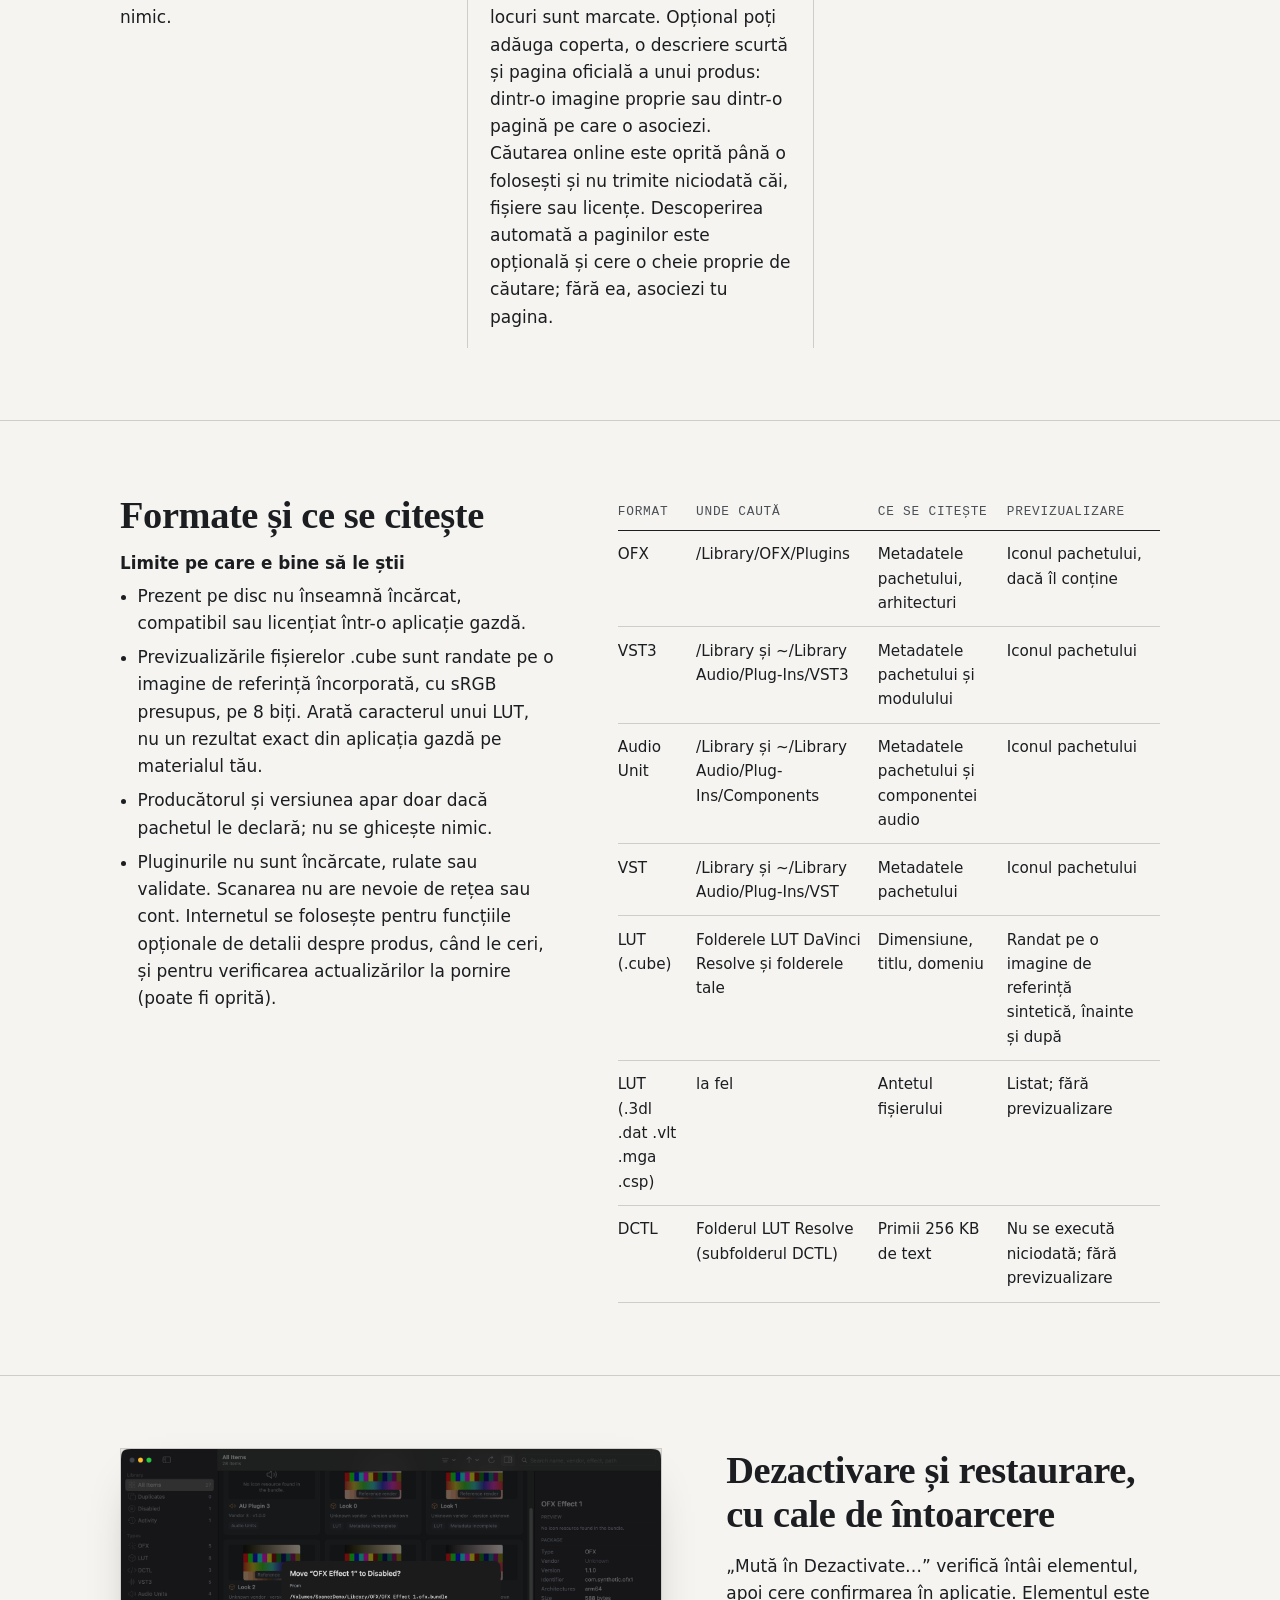
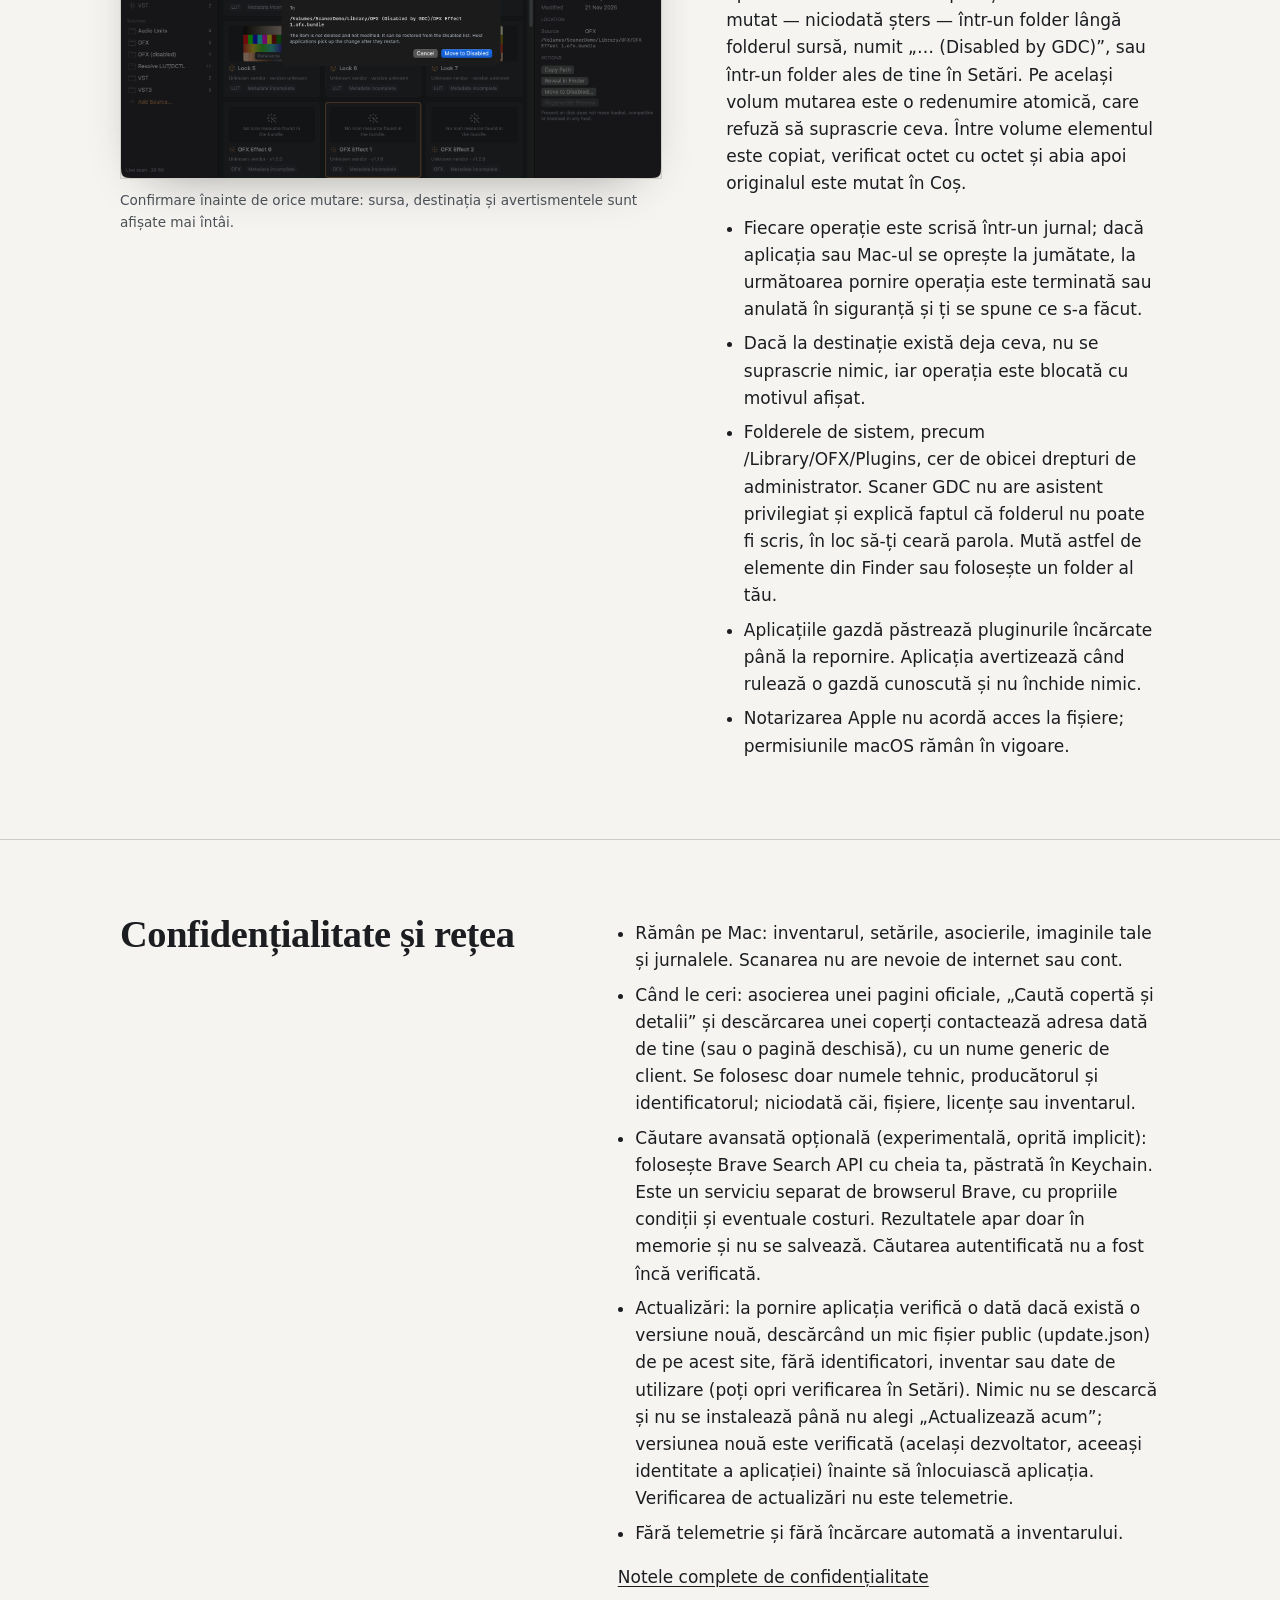
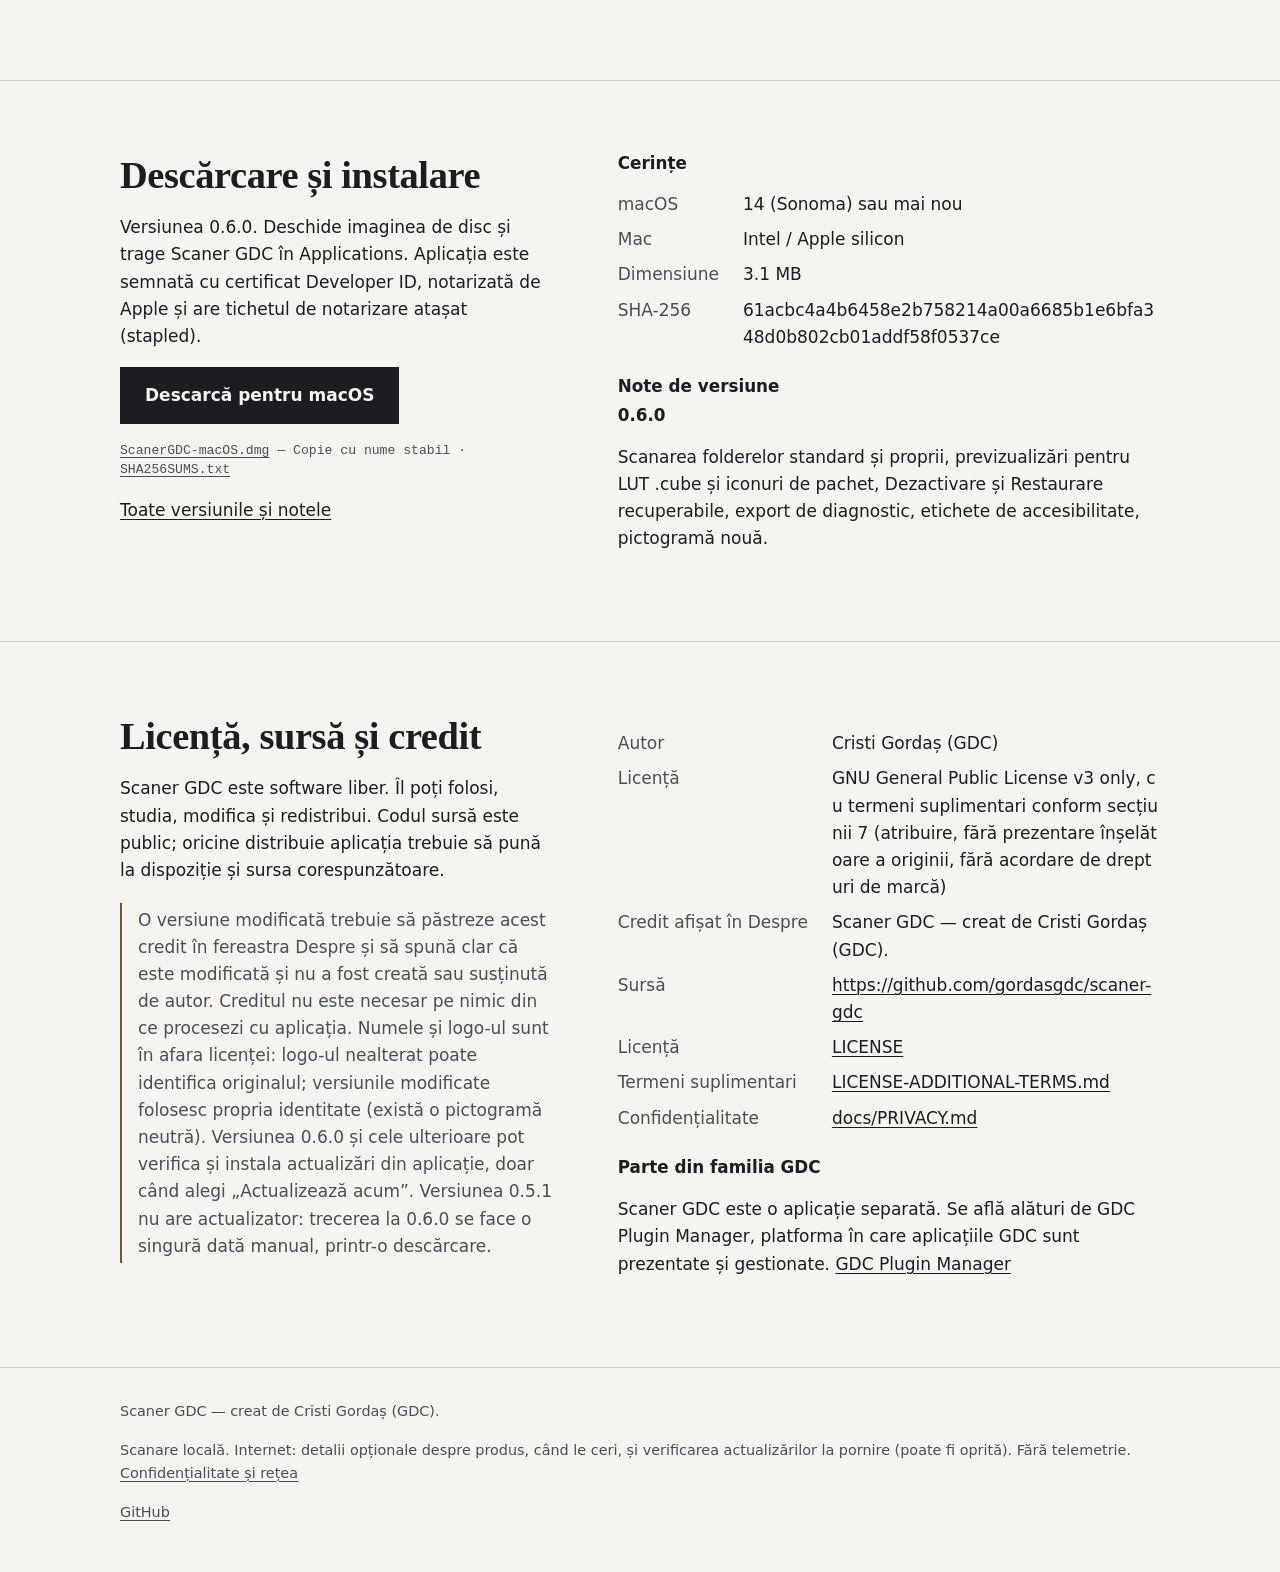
<file: site/ro/index.html>
<!doctype html>
<html lang="ro"><head><meta charset="utf-8"><meta name="viewport" content="width=device-width,initial-scale=1">
<title>Scaner GDC — inventar și previzualizare pentru pluginuri OFX, LUT, DCTL și audio pe macOS</title><meta name="description" content="Scaner GDC este o aplicație macOS gratuită care listează resursele OFX, LUT, DCTL, VST3, Audio Unit și VST instalate pe Mac, le previzualizează și permite mutarea lor deoparte și restaurarea.">
<meta name="color-scheme" content="light dark"><link rel="canonical" href="https://gordasgdc.github.io/scaner-gdc/ro/"><link rel="alternate" hreflang="en" href="https://gordasgdc.github.io/scaner-gdc/"><link rel="alternate" hreflang="ro" href="https://gordasgdc.github.io/scaner-gdc/ro/"><link rel="alternate" hreflang="es" href="https://gordasgdc.github.io/scaner-gdc/es/"><link rel="alternate" hreflang="x-default" href="https://gordasgdc.github.io/scaner-gdc/">
<meta property="og:title" content="Scaner GDC"><meta property="og:description" content="Scaner GDC este o aplicație macOS gratuită care listează resursele OFX, LUT, DCTL, VST3, Audio Unit și VST instalate pe Mac, le previzualizează și permite mutarea lor deoparte și restaurarea."><meta property="og:type" content="website">
<link rel="icon" type="image/svg+xml" href="../assets/logo.svg"><link rel="stylesheet" href="../assets/style.css?v=0.6.0-2"></head>
<body><a class="skip" href="#main">Treci la conținut</a>
<header class="top"><div class="wrap"><a class="brand" href="../"><img src="../assets/logo.svg" alt="" width="34" height="34"><span>Scaner GDC</span></a>
<nav class="main" aria-label="Main"><a href="#workflow">Cum funcționează</a><a href="#formats">Formate</a><a href="#manage">Dezactivare și restaurare</a><a href="#download">Descărcare</a><a href="#license">Licență și sursă</a></nav><nav class="lang" aria-label="Language"><a href="../" hreflang="en" lang="en">EN</a><a href="../ro/" hreflang="ro" lang="ro" aria-current="page">RO</a><a href="../es/" hreflang="es" lang="es">ES</a></nav></div></header>
<main id="main">
<div class="hero"><div class="wrap"><div class="cols"><div><h1>Scaner GDC</h1><p class="lead">O aplicație macOS gratuită care găsește resursele OFX, LUT, DCTL, VST3, Audio Unit și VST instalate pe Mac, arată ce este fiecare, le previzualizează și îți permite să le pui deoparte și să le aduci înapoi. Scanarea doar citește; Dezactivarea și Restaurarea mută fișiere, cu cale de întoarcere înregistrată.</p></div>
<div class="dl"><a class="btn" href="https://github.com/gordasgdc/scaner-gdc/releases/download/v0.6.0/ScanerGDC-macOS-0.6.0.dmg">Descarcă pentru macOS</a><p class="meta">Versiunea 0.6.0 · macOS 14 sau mai nou · 3.1 MB · gratuit</p></div></div>
<figure class="shot hero-shot"><img src="../assets/shots/main.png" width="1600" height="975" alt="Fereastra Scaner GDC cu o grilă de pluginuri și LUT-uri și un inspector cu previzualizare originală și cu LUT"><figcaption>Biblioteca unei configurații sintetice de test: grila, inspectorul cu previzualizare LUT înainte/după și sursele din stânga.</figcaption></figure></div></div>
<section id="workflow"><div class="wrap"><h2>Scanează, inspectează, organizează</h2><ol class="steps"><li><span class="n">01</span><h3>Scanează</h3><p>Citește folderele standard de pluginuri și LUT-uri, folderul LUT și DCTL din DaVinci Resolve și orice folder adaugi. Doar citire: nu deschide binarele pluginurilor dincolo de antetul fișierului și nu rulează nimic.</p></li><li><span class="n">02</span><h3>Inspectează</h3><p>Nume, producător, versiune, identificator, arhitecturi, dimensiune și locație, luate din metadatele pachetului. Ce nu se știe rămâne necunoscut. Duplicatele găsite în mai multe locuri sunt marcate. Opțional poți adăuga coperta, o descriere scurtă și pagina oficială a unui produs: dintr-o imagine proprie sau dintr-o pagină pe care o asociezi. Căutarea online este oprită până o folosești și nu trimite niciodată căi, fișiere sau licențe. Descoperirea automată a paginilor este opțională și cere o cheie proprie de căutare; fără ea, asociezi tu pagina.</p></li><li><span class="n">03</span><h3>Organizează</h3><p>Caută, filtrează după tip, producător sau sursă și sortează. Mută un element în folderul Dezactivate și restaurează-l mai târziu; fiecare operație apare într-o listă de activitate.</p></li></ol></div></section>
<section id="formats"><div class="wrap split"><div><h2>Formate și ce se citește</h2><h3>Limite pe care e bine să le știi</h3><ul class="plain"><li>Prezent pe disc nu înseamnă încărcat, compatibil sau licențiat într-o aplicație gazdă.</li><li>Previzualizările fișierelor .cube sunt randate pe o imagine de referință încorporată, cu sRGB presupus, pe 8 biți. Arată caracterul unui LUT, nu un rezultat exact din aplicația gazdă pe materialul tău.</li><li>Producătorul și versiunea apar doar dacă pachetul le declară; nu se ghicește nimic.</li><li>Pluginurile nu sunt încărcate, rulate sau validate. Scanarea nu are nevoie de rețea sau cont. Internetul se folosește pentru funcțiile opționale de detalii despre produs, când le ceri, și pentru verificarea actualizărilor la pornire (poate fi oprită).</li></ul></div>
<div class="tablewrap"><table><thead><tr><th scope="col">Format</th><th scope="col">Unde caută</th><th scope="col">Ce se citește</th><th scope="col">Previzualizare</th></tr></thead><tbody><tr><td>OFX</td><td>/Library/OFX/Plugins</td><td>Metadatele pachetului, arhitecturi</td><td>Iconul pachetului, dacă îl conține</td></tr><tr><td>VST3</td><td>/Library și ~/Library Audio/Plug-Ins/VST3</td><td>Metadatele pachetului și modulului</td><td>Iconul pachetului</td></tr><tr><td>Audio Unit</td><td>/Library și ~/Library Audio/Plug-Ins/Components</td><td>Metadatele pachetului și componentei audio</td><td>Iconul pachetului</td></tr><tr><td>VST</td><td>/Library și ~/Library Audio/Plug-Ins/VST</td><td>Metadatele pachetului</td><td>Iconul pachetului</td></tr><tr><td>LUT (.cube)</td><td>Folderele LUT DaVinci Resolve și folderele tale</td><td>Dimensiune, titlu, domeniu</td><td>Randat pe o imagine de referință sintetică, înainte și după</td></tr><tr><td>LUT (.3dl .dat .vlt .mga .csp)</td><td>la fel</td><td>Antetul fișierului</td><td>Listat; fără previzualizare</td></tr><tr><td>DCTL</td><td>Folderul LUT Resolve (subfolderul DCTL)</td><td>Primii 256 KB de text</td><td>Nu se execută niciodată; fără previzualizare</td></tr></tbody></table></div></div></section>
<section id="manage"><div class="wrap split flip"><div><h2>Dezactivare și restaurare, cu cale de întoarcere</h2><p>„Mută în Dezactivate…” verifică întâi elementul, apoi cere confirmarea în aplicație. Elementul este mutat — niciodată șters — într-un folder lângă folderul sursă, numit „… (Disabled by GDC)”, sau într-un folder ales de tine în Setări. Pe același volum mutarea este o redenumire atomică, care refuză să suprascrie ceva. Între volume elementul este copiat, verificat octet cu octet și abia apoi originalul este mutat în Coș.</p><ul class="plain"><li>Fiecare operație este scrisă într-un jurnal; dacă aplicația sau Mac-ul se oprește la jumătate, la următoarea pornire operația este terminată sau anulată în siguranță și ți se spune ce s-a făcut.</li><li>Dacă la destinație există deja ceva, nu se suprascrie nimic, iar operația este blocată cu motivul afișat.</li><li>Folderele de sistem, precum /Library/OFX/Plugins, cer de obicei drepturi de administrator. Scaner GDC nu are asistent privilegiat și explică faptul că folderul nu poate fi scris, în loc să-ți ceară parola. Mută astfel de elemente din Finder sau folosește un folder al tău.</li><li>Aplicațiile gazdă păstrează pluginurile încărcate până la repornire. Aplicația avertizează când rulează o gazdă cunoscută și nu închide nimic.</li><li>Notarizarea Apple nu acordă acces la fișiere; permisiunile macOS rămân în vigoare.</li></ul></div>
<figure class="shot"><img src="../assets/shots/confirm.png" width="1600" height="975" alt="Dialog de confirmare înainte de mutarea unui efect OFX în folderul Dezactivate" loading="lazy"><figcaption>Confirmare înainte de orice mutare: sursa, destinația și avertismentele sunt afișate mai întâi.</figcaption></figure></div></section>
<section id="privacy"><div class="wrap split"><div><h2>Confidențialitate și rețea</h2></div><div><ul class="plain"><li>Rămân pe Mac: inventarul, setările, asocierile, imaginile tale și jurnalele. Scanarea nu are nevoie de internet sau cont.</li><li>Când le ceri: asocierea unei pagini oficiale, „Caută copertă și detalii” și descărcarea unei coperți contactează adresa dată de tine (sau o pagină deschisă), cu un nume generic de client. Se folosesc doar numele tehnic, producătorul și identificatorul; niciodată căi, fișiere, licențe sau inventarul.</li><li>Căutare avansată opțională (experimentală, oprită implicit): folosește Brave Search API cu cheia ta, păstrată în Keychain. Este un serviciu separat de browserul Brave, cu propriile condiții și eventuale costuri. Rezultatele apar doar în memorie și nu se salvează. Căutarea autentificată nu a fost încă verificată.</li><li>Actualizări: la pornire aplicația verifică o dată dacă există o versiune nouă, descărcând un mic fișier public (update.json) de pe acest site, fără identificatori, inventar sau date de utilizare (poți opri verificarea în Setări). Nimic nu se descarcă și nu se instalează până nu alegi „Actualizează acum”; versiunea nouă este verificată (același dezvoltator, aceeași identitate a aplicației) înainte să înlocuiască aplicația. Verificarea de actualizări nu este telemetrie.</li><li>Fără telemetrie și fără încărcare automată a inventarului.</li></ul><p><a href="https://github.com/gordasgdc/scaner-gdc/blob/main/docs/PRIVACY.md">Notele complete de confidențialitate</a></p></div></div></section>
<section id="download"><div class="wrap split"><div><h2>Descărcare și instalare</h2><p>Versiunea 0.6.0. Deschide imaginea de disc și trage Scaner GDC în Applications. Aplicația este semnată cu certificat Developer ID, notarizată de Apple și are tichetul de notarizare atașat (stapled).</p><p><a class="btn" href="https://github.com/gordasgdc/scaner-gdc/releases/download/v0.6.0/ScanerGDC-macOS-0.6.0.dmg">Descarcă pentru macOS</a></p><p class="meta"><a href="https://github.com/gordasgdc/scaner-gdc/releases/latest/download/ScanerGDC-macOS.dmg">ScanerGDC-macOS.dmg</a> — Copie cu nume stabil · <a href="https://github.com/gordasgdc/scaner-gdc/releases/download/v0.6.0/SHA256SUMS.txt">SHA256SUMS.txt</a></p><p><a href="https://github.com/gordasgdc/scaner-gdc/releases">Toate versiunile și notele</a></p></div>
<div><h3>Cerințe</h3><dl class="facts"><dt>macOS</dt><dd>14 (Sonoma) sau mai nou</dd><dt>Mac</dt><dd>Intel / Apple silicon</dd><dt>Dimensiune</dt><dd>3.1 MB</dd><dt>SHA-256</dt><dd>61acbc4a4b6458e2b758214a00a6685b1e6bfa348d0b802cb01addf58f0537ce</dd></dl><h3 style="margin-top:1.6rem">Note de versiune</h3><h3>0.6.0</h3><p>Scanarea folderelor standard și proprii, previzualizări pentru LUT .cube și iconuri de pachet, Dezactivare și Restaurare recuperabile, export de diagnostic, etichete de accesibilitate, pictogramă nouă.</p></div></div></section>
<section id="license"><div class="wrap split"><div><h2>Licență, sursă și credit</h2><p>Scaner GDC este software liber. Îl poți folosi, studia, modifica și redistribui. Codul sursă este public; oricine distribuie aplicația trebuie să pună la dispoziție și sursa corespunzătoare.</p><p class="note">O versiune modificată trebuie să păstreze acest credit în fereastra Despre și să spună clar că este modificată și nu a fost creată sau susținută de autor. Creditul nu este necesar pe nimic din ce procesezi cu aplicația. Numele și logo-ul sunt în afara licenței: logo-ul nealterat poate identifica originalul; versiunile modificate folosesc propria identitate (există o pictogramă neutră). Versiunea 0.6.0 și cele ulterioare pot verifica și instala actualizări din aplicație, doar când alegi „Actualizează acum”. Versiunea 0.5.1 nu are actualizator: trecerea la 0.6.0 se face o singură dată manual, printr-o descărcare.</p></div>
<div><dl class="facts"><dt>Autor</dt><dd>Cristi Gordaș (GDC)</dd><dt>Licență</dt><dd>GNU General Public License v3 only, cu termeni suplimentari conform secțiunii 7 (atribuire, fără prezentare înșelătoare a originii, fără acordare de drepturi de marcă)</dd><dt>Credit afișat în Despre</dt><dd>Scaner GDC — creat de Cristi Gordaș (GDC).</dd><dt>Sursă</dt><dd><a href="https://github.com/gordasgdc/scaner-gdc">https://github.com/gordasgdc/scaner-gdc</a></dd><dt>Licență</dt><dd><a href="https://github.com/gordasgdc/scaner-gdc/blob/main/LICENSE">LICENSE</a></dd><dt>Termeni suplimentari</dt><dd><a href="https://github.com/gordasgdc/scaner-gdc/blob/main/LICENSE-ADDITIONAL-TERMS.md">LICENSE-ADDITIONAL-TERMS.md</a></dd><dt>Confidențialitate</dt><dd><a href="https://github.com/gordasgdc/scaner-gdc/blob/main/docs/PRIVACY.md">docs/PRIVACY.md</a></dd></dl><h3 style="margin-top:1.6rem">Parte din familia GDC</h3><p>Scaner GDC este o aplicație separată. Se află alături de GDC Plugin Manager, platforma în care aplicațiile GDC sunt prezentate și gestionate. <a href="https://gordas.dev/">GDC Plugin Manager</a></p></div></div></section>
</main>
<footer><div class="wrap"><span>Scaner GDC — creat de Cristi Gordaș (GDC).</span><span>Scanare locală. Internet: detalii opționale despre produs, când le ceri, și verificarea actualizărilor la pornire (poate fi oprită). Fără telemetrie. <a href="https://github.com/gordasgdc/scaner-gdc/blob/main/docs/PRIVACY.md">Confidențialitate și rețea</a></span><span><a href="https://github.com/gordasgdc/scaner-gdc">GitHub</a></span></div></footer></body></html>
</file>
<file: site/assets/style.css>
/* Scaner GDC — atelier optic: neutral paper, graphite ink, hairlines. Reflections live in the logo only. */
:root{
  --paper:#f5f4f1; --paper-2:#ecebe7; --ink:#1b1d20; --ink-2:#4a4f55; --line:#cfcdc7; --accent:#6a5a3c; --focus:#0a5bd6; --shot-bg:#e4e3de;
  --serif: ui-serif,"New York","Iowan Old Style","Palatino Linotype",Georgia,serif;
  --sans: -apple-system,BlinkMacSystemFont,"SF Pro Text","Segoe UI",system-ui,Helvetica,Arial,sans-serif;
  --mono: ui-monospace,"SF Mono",Menlo,Consolas,monospace;
}
@media (prefers-color-scheme:dark){
  :root{--paper:#141517; --paper-2:#1b1d20; --ink:#ecebe8; --ink-2:#a9adb3; --line:#34373c; --accent:#c9b88f; --focus:#7db0ff; --shot-bg:#0e0f11}
}
*{box-sizing:border-box}
html{scroll-behavior:smooth}
@media (prefers-reduced-motion:reduce){html{scroll-behavior:auto}*{transition:none!important;animation:none!important}}
body{margin:0;background:var(--paper);color:var(--ink);font:17px/1.6 var(--sans);-webkit-font-smoothing:antialiased}
a{color:inherit;text-decoration-thickness:1px;text-underline-offset:3px}
a:hover{color:var(--accent)}
:focus-visible{outline:3px solid var(--focus);outline-offset:3px;border-radius:2px}
.skip{position:absolute;left:-999px;top:0;background:var(--ink);color:var(--paper);padding:.6rem 1rem;z-index:10}
.skip:focus{left:0}
.wrap{max-width:1120px;margin:0 auto;padding:0 clamp(1.1rem,4vw,2.5rem)}
header.top{border-bottom:1px solid var(--line)}
header.top .wrap{display:flex;align-items:center;justify-content:space-between;gap:1rem;min-height:64px;flex-wrap:wrap}
.brand{display:flex;align-items:center;gap:.7rem;text-decoration:none;font-weight:600;letter-spacing:.01em}
.brand img{width:34px;height:34px;display:block}
nav.main{display:flex;gap:1.4rem;flex-wrap:wrap;font-size:.95rem}
nav.main a{text-decoration:none;color:var(--ink-2);padding:.3rem 0}
nav.main a:hover{color:var(--ink);text-decoration:underline}
.lang{display:flex;gap:.2rem;font-size:.85rem;font-family:var(--mono)}
.lang a{padding:.25rem .55rem;border:1px solid transparent;text-decoration:none;color:var(--ink-2)}
.lang a[aria-current="page"]{border-color:var(--ink);color:var(--ink)}
.hero{padding:clamp(2.5rem,7vw,5.5rem) 0 clamp(2rem,5vw,3.5rem)}
.hero .cols{display:grid;grid-template-columns:minmax(0,5fr) minmax(0,3fr);gap:clamp(1.5rem,5vw,4rem);align-items:end}
h1{font:600 clamp(2.6rem,7vw,4.6rem)/1.04 var(--serif);letter-spacing:-.02em;margin:0 0 1.2rem}
.lead{font-size:clamp(1.1rem,2.2vw,1.3rem);color:var(--ink-2);max-width:38em;margin:0}
.dl{display:flex;flex-direction:column;gap:.6rem;align-items:flex-start}
.btn{display:inline-block;background:var(--ink);color:var(--paper);padding:.85rem 1.5rem;text-decoration:none;font-weight:600;border:1px solid var(--ink)}
.btn:hover{background:transparent;color:var(--ink)}
.meta{font:.82rem/1.5 var(--mono);color:var(--ink-2);margin:0}
.shot{margin:0}
.shot img{display:block;width:100%;height:auto;border:1px solid var(--line);background:var(--shot-bg);box-shadow:0 18px 50px -28px rgba(0,0,0,.45)}
.shot figcaption{font-size:.85rem;color:var(--ink-2);margin-top:.7rem}
.hero-shot{margin-top:clamp(2rem,5vw,3.5rem)}
section{border-top:1px solid var(--line);padding:clamp(2.5rem,6vw,4.5rem) 0}
h2{font:600 clamp(1.7rem,3.6vw,2.4rem)/1.15 var(--serif);letter-spacing:-.01em;margin:0 0 1rem}
h3{font:600 1.05rem/1.3 var(--sans);margin:0 0 .4rem}
.split{display:grid;grid-template-columns:minmax(0,1fr) minmax(0,1.25fr);gap:clamp(1.5rem,5vw,4rem);align-items:start}
.split.flip{grid-template-columns:minmax(0,1.25fr) minmax(0,1fr)}
.split.flip>:first-child{order:2}
.steps{display:grid;grid-template-columns:repeat(3,minmax(0,1fr));margin:0;padding:0;list-style:none;border-top:1px solid var(--ink)}
.steps li{padding:1.1rem 1.4rem 0 0}
.steps li+li{padding-left:1.4rem;border-left:1px solid var(--line)}
.steps .n{font:.8rem var(--mono);color:var(--accent);display:block;margin-bottom:.5rem}
table{border-collapse:collapse;width:100%;font-size:.95rem}
th,td{text-align:left;padding:.7rem .9rem .7rem 0;border-bottom:1px solid var(--line);vertical-align:top}
th{font:.8rem var(--mono);text-transform:uppercase;letter-spacing:.06em;color:var(--ink-2);border-bottom:1px solid var(--ink)}
.tablewrap{overflow-x:auto}
ul.plain{padding-left:1.1rem;margin:.5rem 0 0}
ul.plain li{margin:.45rem 0}
code,.mono{font-family:var(--mono);font-size:.88em}
.note{border-left:2px solid var(--accent);padding:.2rem 0 .2rem 1rem;color:var(--ink-2);margin:1.2rem 0}
dl.facts{display:grid;grid-template-columns:max-content 1fr;gap:.5rem 1.5rem;margin:1rem 0 0}
dl.facts dt{color:var(--ink-2)}dl.facts dd{margin:0}
footer{border-top:1px solid var(--line);padding:2rem 0 3rem;color:var(--ink-2);font-size:.9rem}
footer .wrap{display:flex;gap:1rem 2rem;flex-wrap:wrap;justify-content:space-between}
@media (max-width:820px){
  .hero .cols,.split,.split.flip{grid-template-columns:1fr}
  .split.flip>:first-child{order:0}
  .steps{grid-template-columns:1fr}.steps li+li{border-left:0;border-top:1px solid var(--line);padding-left:0;margin-top:1rem}
  nav.main{order:3;width:100%}
}
.btn.off{background:transparent;color:var(--ink-2);border:1px dashed currentColor;cursor:default;font-weight:500}
.facts dd,.facts dt,.split>*{min-width:0}
.facts dd{overflow-wrap:anywhere;word-break:break-all}
</file>
